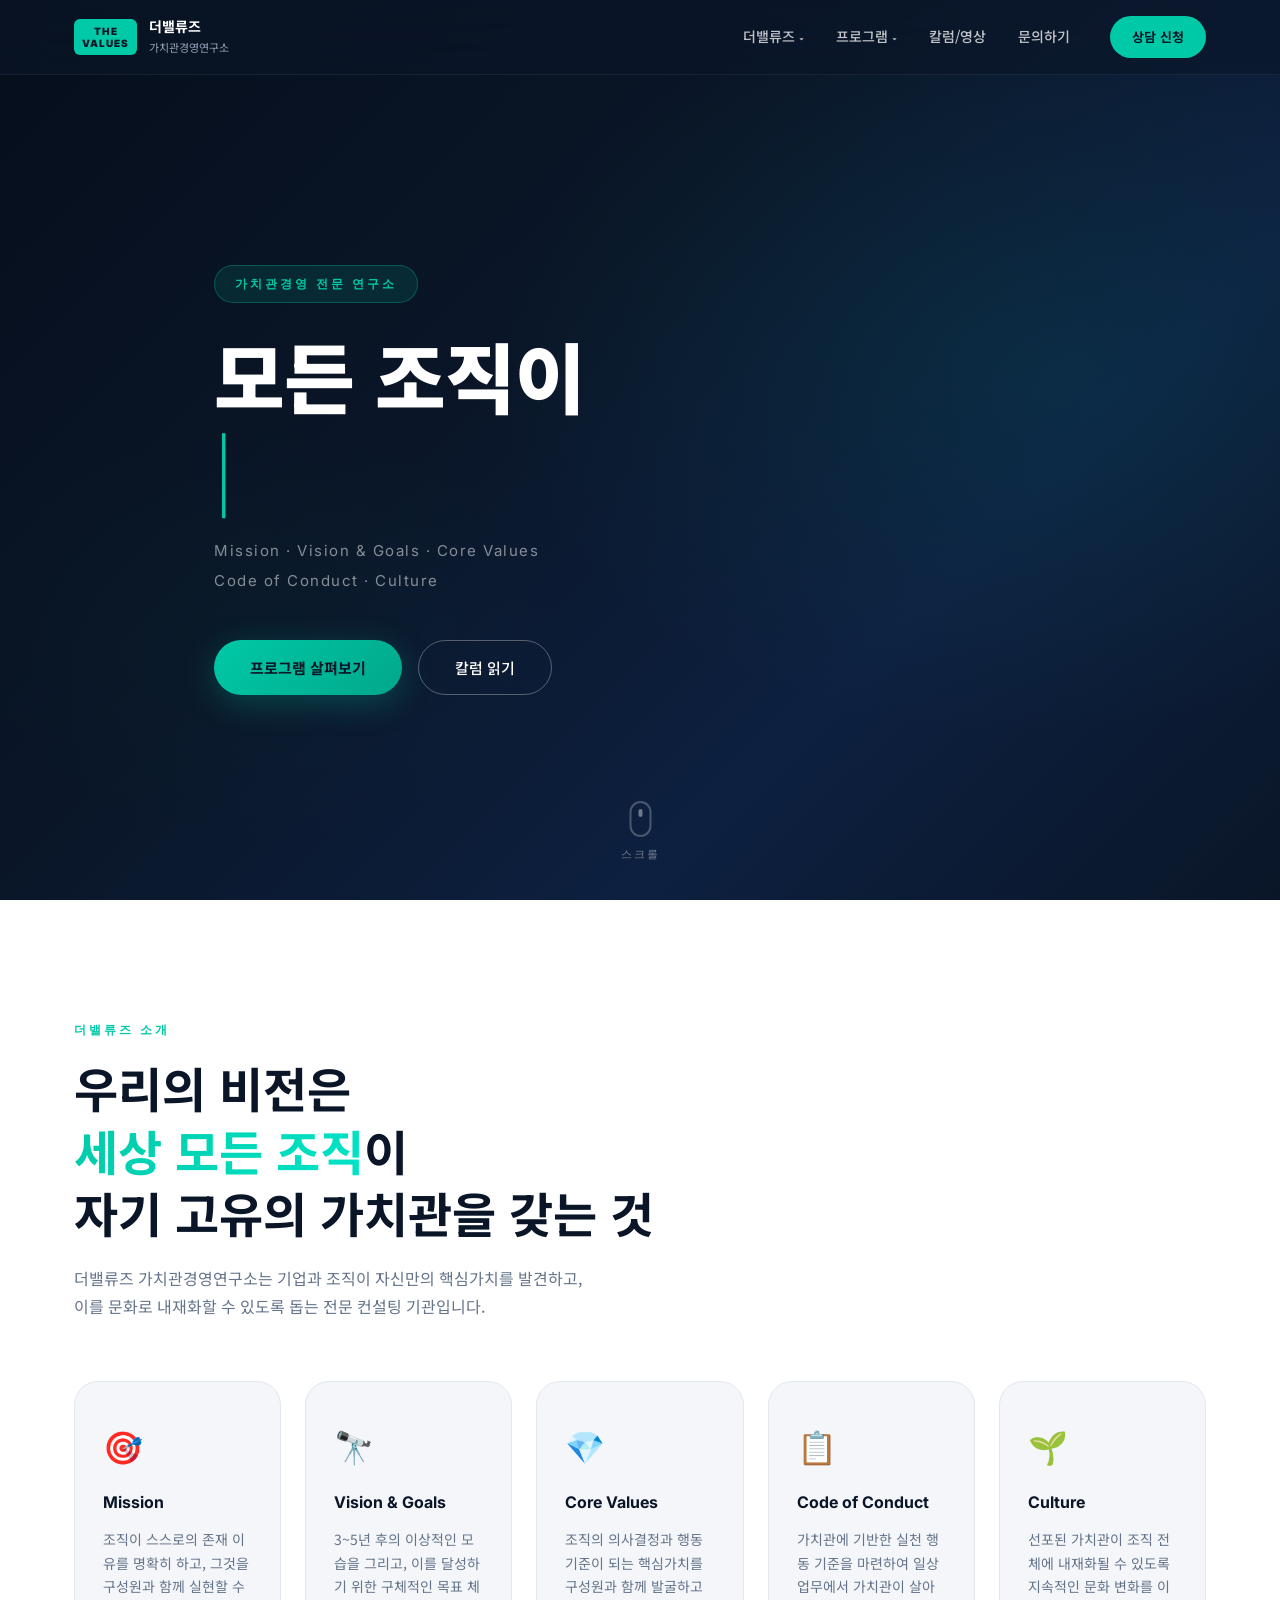
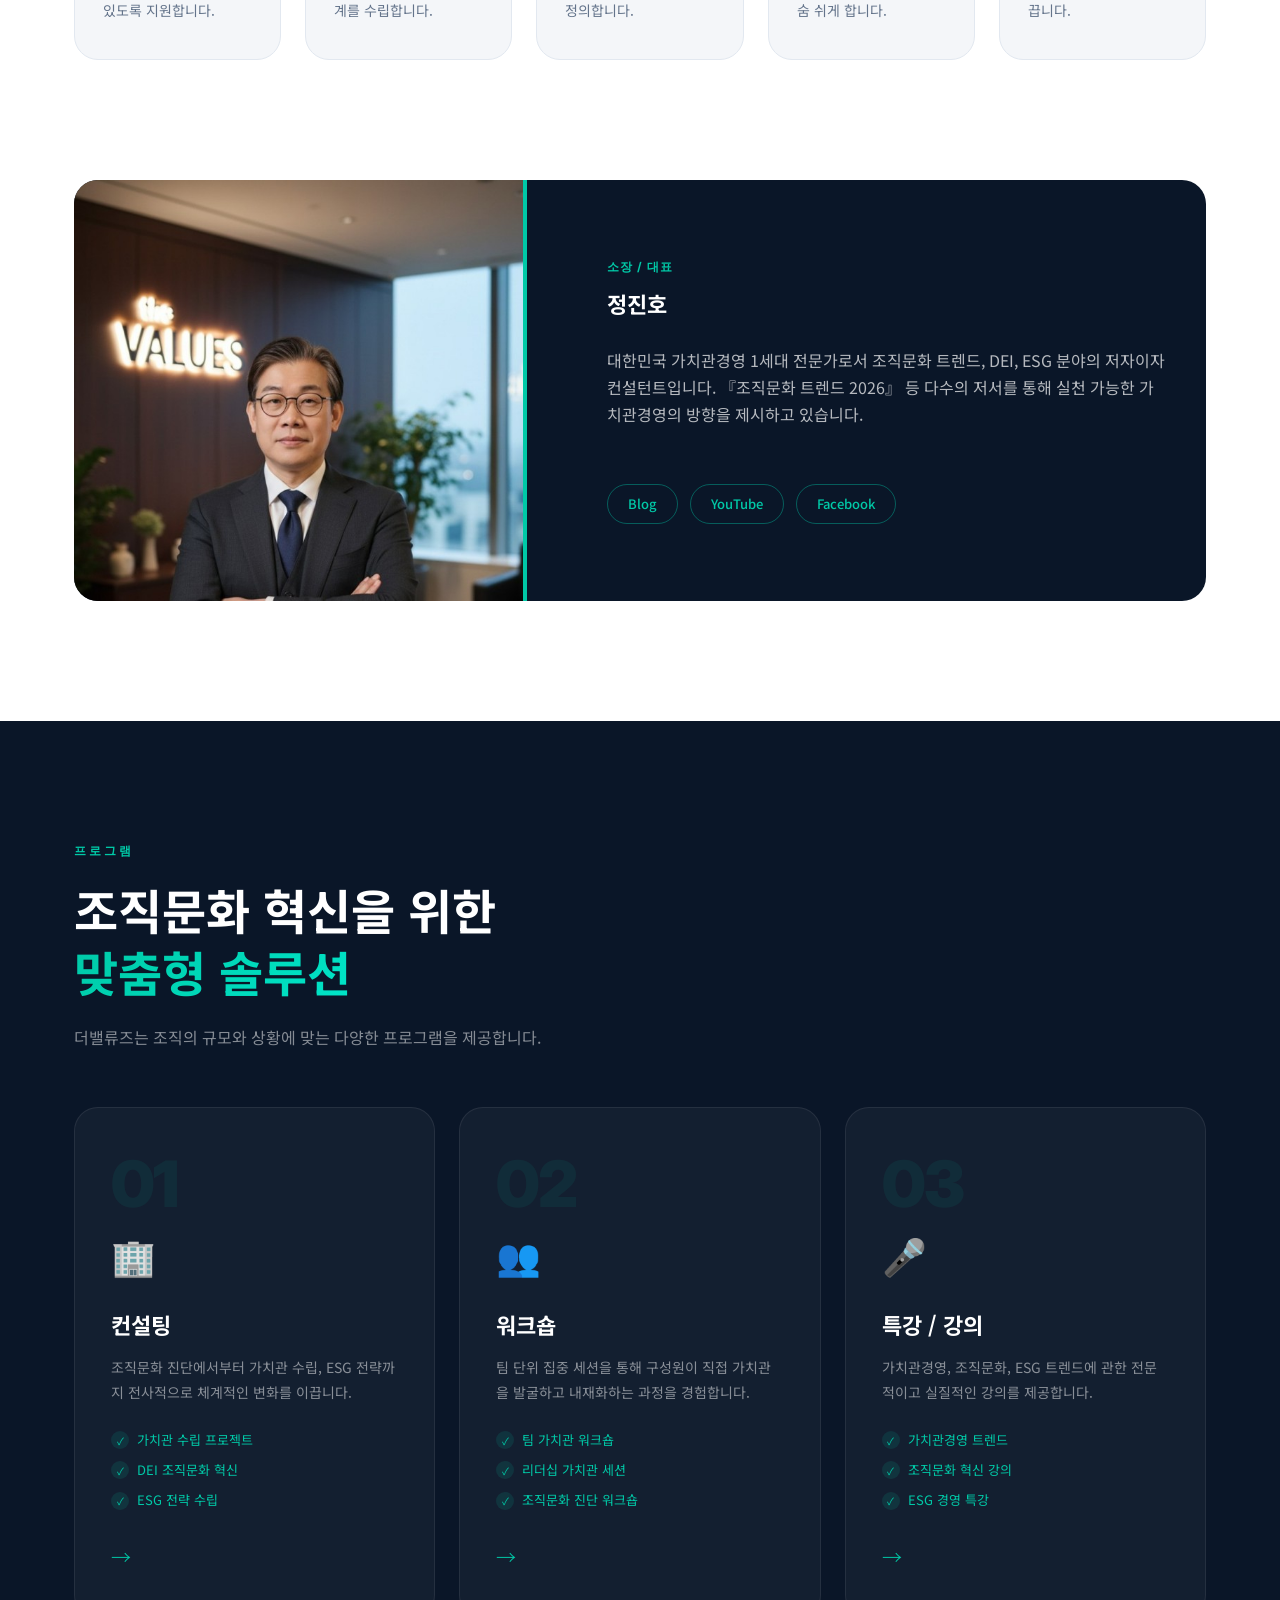
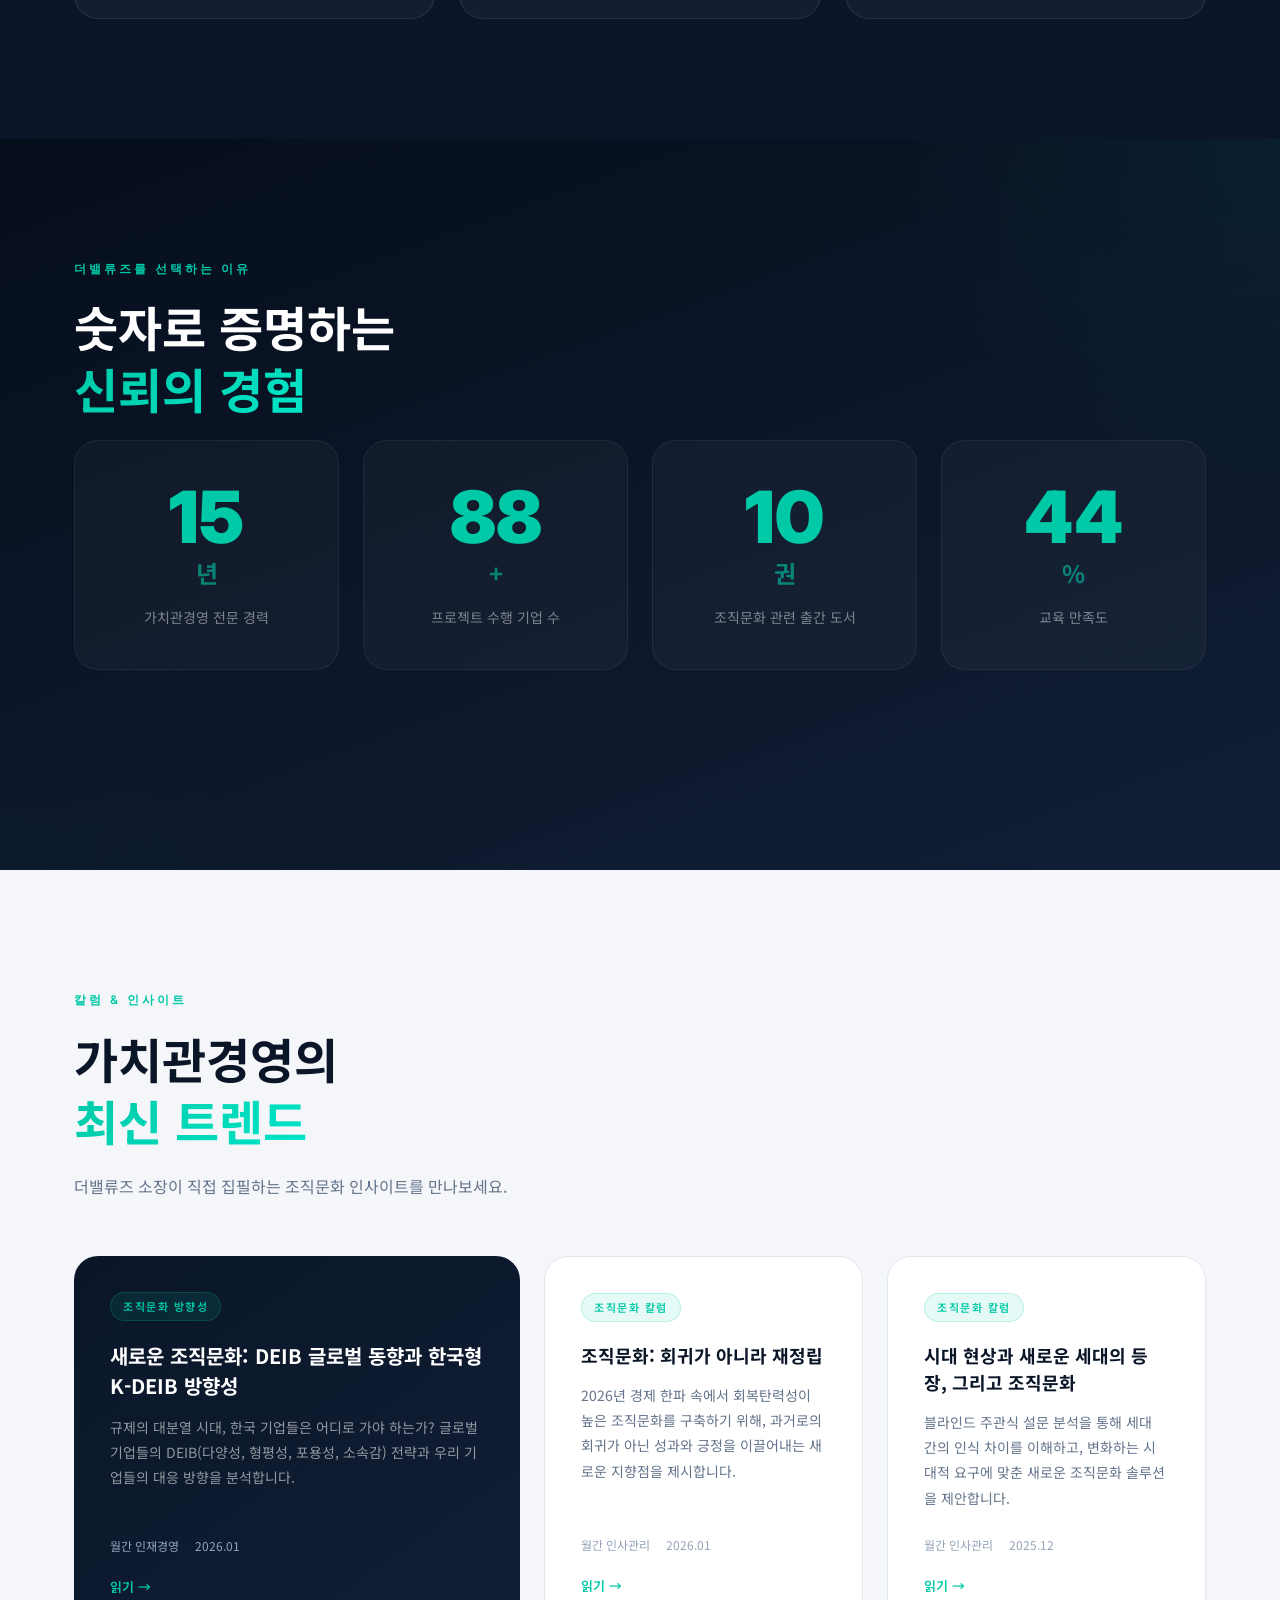
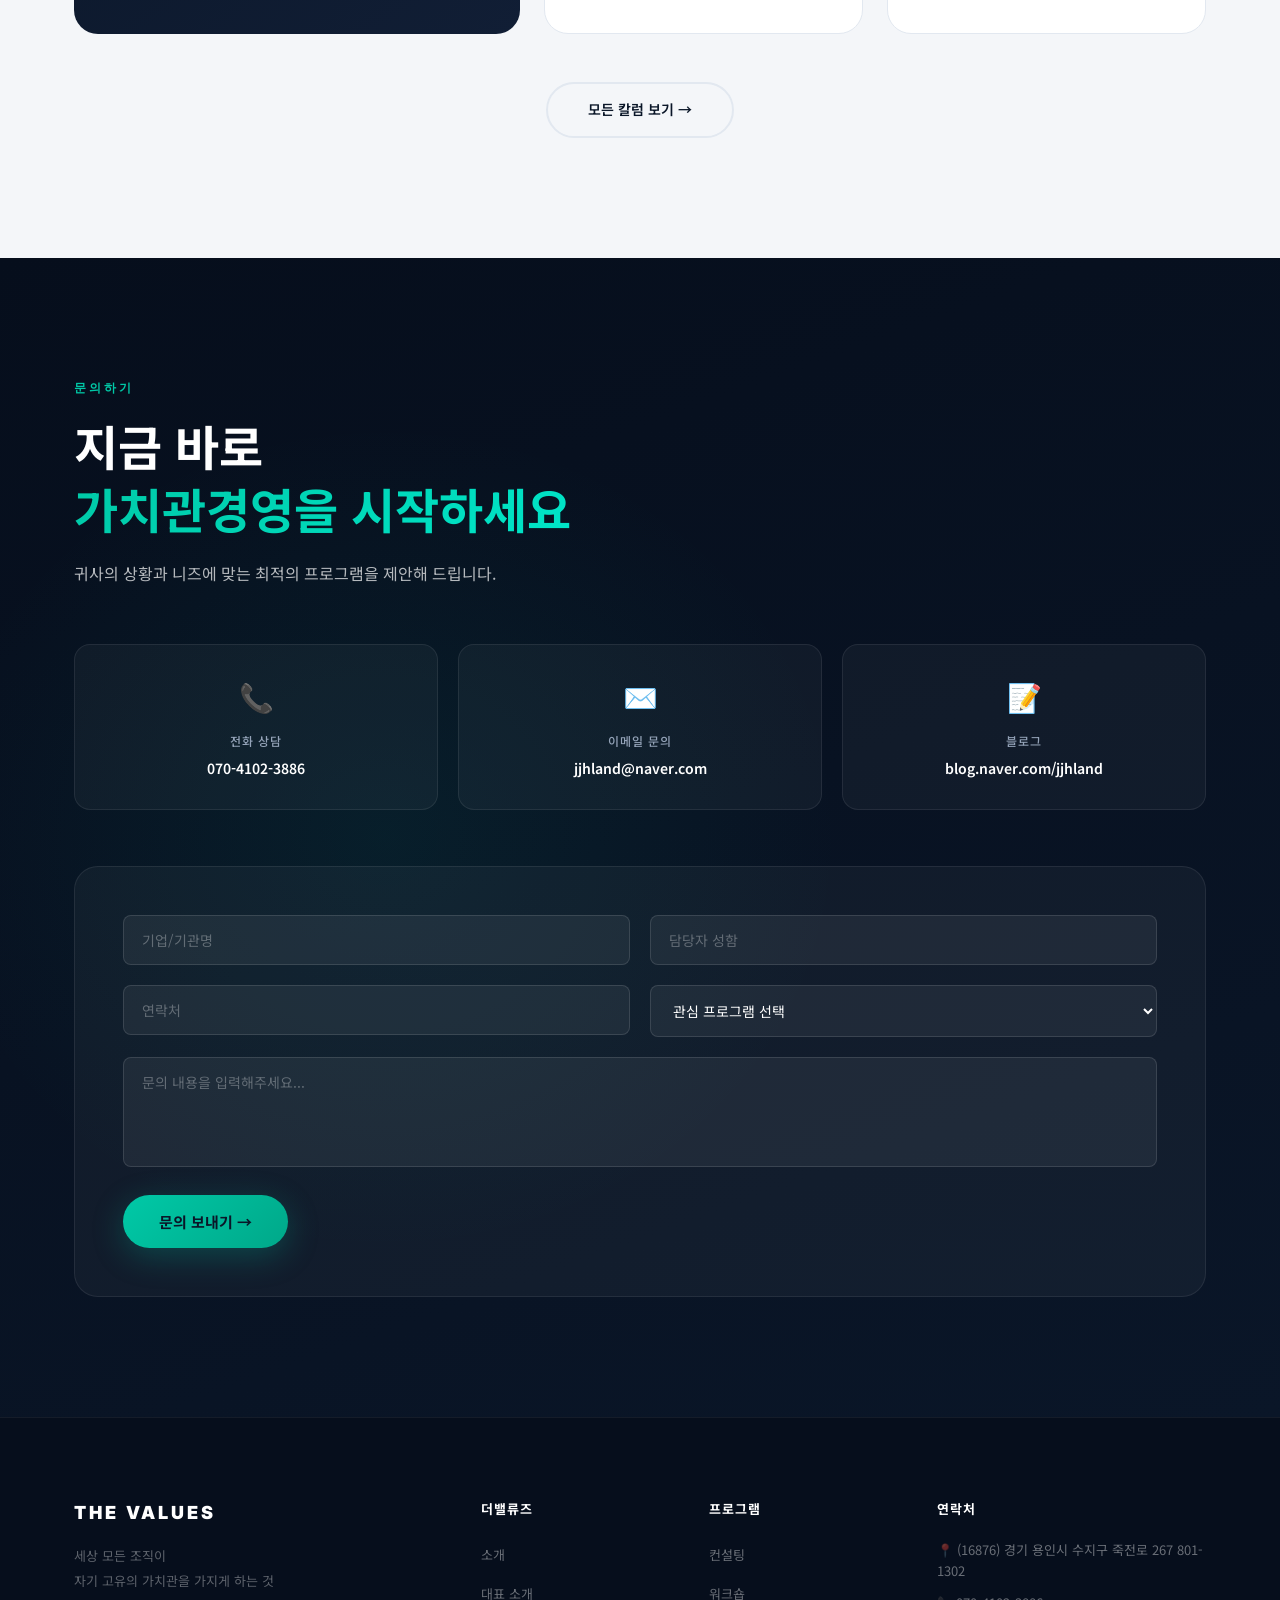
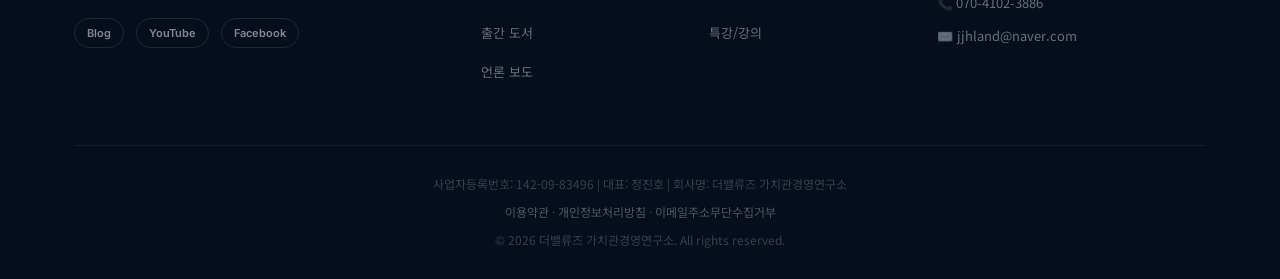
<file: index.html>
<!DOCTYPE html>
<html lang="ko">

<head>
  <meta charset="UTF-8" />
  <meta name="viewport" content="width=device-width, initial-scale=1.0" />
  <meta name="description" content="더밸류즈 가치관경영연구소 - 조직의 가치관을 설계하고 내재화합니다. 컨설팅, 워크숍, 강의를 통해 지속가능한 조직문화를 만들어 드립니다." />
  <meta name="keywords" content="가치관경영, 조직문화, ESG전략, DEI, 컨설팅, 워크숍, 더밸류즈" />
  <meta property="og:title" content="더밸류즈 가치관경영연구소" />
  <meta property="og:description" content="세상 모든 조직이 자기 고유의 가치관을 가지게 하는 것, 더밸류즈의 비전입니다." />
  <meta property="og:type" content="website" />
  <title>더밸류즈 가치관경영연구소 | The Values</title>
  <link rel="preconnect" href="https://fonts.googleapis.com" />
  <link rel="preconnect" href="https://fonts.gstatic.com" crossorigin />
  <link
    href="https://fonts.googleapis.com/css2?family=Noto+Sans+KR:wght@300;400;500;700;900&family=Inter:wght@300;400;500;600;700&display=swap"
    rel="stylesheet" />
  <link rel="stylesheet" href="css/style.css" />
  <link rel="stylesheet" href="css/pages.css" />
</head>

<body>

  <!-- ===== NAVBAR ===== -->
  <header class="navbar" id="navbar">
    <div class="nav-container">
      <a href="index.html" class="nav-logo">
        <span class="logo-icon">THE<br />VALUES</span>
        <span class="logo-text">더밸류즈<br /><small>가치관경영연구소</small></span>
      </a>
      <nav class="nav-links" id="navLinks">
        <div class="nav-item has-dropdown">
          <a href="about.html" class="nav-parent">더밸류즈 <span class="nav-arrow">▾</span></a>
          <div class="nav-dropdown">
            <a href="about.html">더밸류즈 가치관</a>
            <a href="team.html">소장 &amp; 파트너</a>
            <a href="books.html">출간도서</a>
            <a href="reference.html">레퍼런스</a>
          </div>
        </div>
        <div class="nav-item has-dropdown">
          <a href="#services" class="nav-parent">프로그램 <span class="nav-arrow">▾</span></a>
          <div class="nav-dropdown">
            <a href="#services">컨설팅</a>
            <a href="#services">워크숍</a>
            <a href="#services">특강 / 강의</a>
          </div>
        </div>
        <a href="#insights" class="nav-item">칼럼/영상</a>
        <a href="contact.html" class="nav-item">문의하기</a>
      </nav>
      <a href="contact.html" class="nav-cta">상담 신청</a>
      <button class="hamburger" id="hamburger" aria-label="메뉴">
        <span></span><span></span><span></span>
      </button>
    </div>
  </header>

  <!-- ===== HERO ===== -->
  <section class="hero" id="hero">
    <div class="hero-particles" id="particles"></div>
    <div class="hero-overlay"></div>
    <div class="hero-content">
      <div class="hero-badge reveal-up">가치관경영 전문 연구소</div>
      <h1 class="hero-title reveal-up">
        모든 조직이<br />
        <span class="typed-text" id="typedText"></span>
        <span class="cursor">|</span>
      </h1>
      <p class="hero-sub reveal-up">
        Mission · Vision &amp; Goals · Core Values<br />
        Code of Conduct · Culture
      </p>
      <div class="hero-ctas reveal-up">
        <button class="btn-primary"
          onclick="document.getElementById('services').scrollIntoView({behavior:'smooth'})">프로그램 살펴보기</button>
        <button class="btn-ghost" onclick="document.getElementById('insights').scrollIntoView({behavior:'smooth'})">칼럼
          읽기</button>
      </div>
    </div>
    <a href="#about" class="hero-scroll-indicator" aria-label="아래로 스크롤">
      <div class="scroll-mouse">
        <div class="scroll-wheel"></div>
      </div>
      <span>스크롤</span>
    </a>
  </section>

  <!-- ===== ABOUT / VISION ===== -->
  <section class="about" id="about">
    <div class="container">
      <div class="section-label reveal-up">더밸류즈 소개</div>
      <h2 class="section-title reveal-up">
        우리의 비전은<br />
        <em>세상 모든 조직</em>이<br />
        자기 고유의 가치관을 갖는 것
      </h2>
      <p class="section-desc reveal-up">
        더밸류즈 가치관경영연구소는 기업과 조직이 자신만의 핵심가치를 발견하고,<br />
        이를 문화로 내재화할 수 있도록 돕는 전문 컨설팅 기관입니다.
      </p>

      <div class="values-grid">
        <div class="value-card reveal-up" data-delay="0">
          <div class="value-icon">🎯</div>
          <h3>Mission</h3>
          <p>조직이 스스로의 존재 이유를 명확히 하고, 그것을 구성원과 함께 실현할 수 있도록 지원합니다.</p>
        </div>
        <div class="value-card reveal-up" data-delay="100">
          <div class="value-icon">🔭</div>
          <h3>Vision &amp; Goals</h3>
          <p>3~5년 후의 이상적인 모습을 그리고, 이를 달성하기 위한 구체적인 목표 체계를 수립합니다.</p>
        </div>
        <div class="value-card reveal-up" data-delay="200">
          <div class="value-icon">💎</div>
          <h3>Core Values</h3>
          <p>조직의 의사결정과 행동 기준이 되는 핵심가치를 구성원과 함께 발굴하고 정의합니다.</p>
        </div>
        <div class="value-card reveal-up" data-delay="300">
          <div class="value-icon">📋</div>
          <h3>Code of Conduct</h3>
          <p>가치관에 기반한 실천 행동 기준을 마련하여 일상 업무에서 가치관이 살아 숨 쉬게 합니다.</p>
        </div>
        <div class="value-card reveal-up" data-delay="400">
          <div class="value-icon">🌱</div>
          <h3>Culture</h3>
          <p>선포된 가치관이 조직 전체에 내재화될 수 있도록 지속적인 문화 변화를 이끕니다.</p>
        </div>
      </div>
    </div>
  </section>

  <!-- ===== DIRECTOR HIGHLIGHT ===== -->
  <section class="director-section" style="padding: 0 0 120px; background: var(--white);">
    <div class="container">
      <div class="team-card director-highlight reveal-up">
        <img src="images/team_08.jpg" alt="정진호 소장" class="team-photo" />
        <div class="team-info">
          <div class="team-role">소장 / 대표</div>
          <h2 class="team-name" style="color: var(--white); margin-bottom: 24px;">정진호</h2>
          <p class="team-bio">
            대한민국 가치관경영 1세대 전문가로서 조직문화 트렌드, DEI, ESG 분야의 저자이자 컨설턴트입니다. 『조직문화 트렌드 2026』 등 다수의 저서를 통해 실천 가능한 가치관경영의 방향을
            제시하고 있습니다.
          </p>
          <div style="margin-top: 32px; display: flex; gap: 12px; flex-wrap: wrap;">
            <a href="https://blog.naver.com/jjhland" target="_blank" class="btn-ghost"
              style="padding: 8px 20px; font-size: 13px; border-color: rgba(0, 201, 167, 0.4); color: var(--teal);">Blog</a>
            <a href="https://www.youtube.com/@JungJinHo_TheValues" target="_blank" class="btn-ghost"
              style="padding: 8px 20px; font-size: 13px; border-color: rgba(0, 201, 167, 0.4); color: var(--teal);">YouTube</a>
            <a href="#" target="_blank" class="btn-ghost"
              style="padding: 8px 20px; font-size: 13px; border-color: rgba(0, 201, 167, 0.4); color: var(--teal);">Facebook</a>
          </div>
        </div>
      </div>
    </div>
  </section>

  <!-- ===== SERVICES ===== -->
  <section class="services" id="services">
    <div class="container">
      <div class="section-label reveal-up">프로그램</div>
      <h2 class="section-title reveal-up">조직문화 혁신을 위한<br /><em>맞춤형 솔루션</em></h2>
      <p class="section-desc reveal-up">더밸류즈는 조직의 규모와 상황에 맞는 다양한 프로그램을 제공합니다.</p>

      <div class="services-grid">
        <div class="service-card reveal-up" data-delay="0">
          <div class="service-num">01</div>
          <div class="service-icon">🏢</div>
          <h3>컨설팅</h3>
          <p>조직문화 진단에서부터 가치관 수립, ESG 전략까지 전사적으로 체계적인 변화를 이끕니다.</p>
          <ul class="service-tags">
            <li>가치관 수립 프로젝트</li>
            <li>DEI 조직문화 혁신</li>
            <li>ESG 전략 수립</li>
          </ul>
          <div class="service-arrow">→</div>
        </div>
        <div class="service-card reveal-up" data-delay="150">
          <div class="service-num">02</div>
          <div class="service-icon">👥</div>
          <h3>워크숍</h3>
          <p>팀 단위 집중 세션을 통해 구성원이 직접 가치관을 발굴하고 내재화하는 과정을 경험합니다.</p>
          <ul class="service-tags">
            <li>팀 가치관 워크숍</li>
            <li>리더십 가치관 세션</li>
            <li>조직문화 진단 워크숍</li>
          </ul>
          <div class="service-arrow">→</div>
        </div>
        <div class="service-card reveal-up" data-delay="300">
          <div class="service-num">03</div>
          <div class="service-icon">🎤</div>
          <h3>특강 / 강의</h3>
          <p>가치관경영, 조직문화, ESG 트렌드에 관한 전문적이고 실질적인 강의를 제공합니다.</p>
          <ul class="service-tags">
            <li>가치관경영 트렌드</li>
            <li>조직문화 혁신 강의</li>
            <li>ESG 경영 특강</li>
          </ul>
          <div class="service-arrow">→</div>
        </div>
      </div>
    </div>
  </section>

  <!-- ===== WHY US (STATS) ===== -->
  <section class="stats" id="stats">
    <div class="stats-bg"></div>
    <div class="container">
      <div class="section-label reveal-up" style="color:#00C9A7">더밸류즈를 선택하는 이유</div>
      <h2 class="section-title reveal-up" style="color:#fff">
        숫자로 증명하는<br /><em>신뢰의 경험</em>
      </h2>

      <div class="stats-grid">
        <div class="stat-item reveal-up" data-delay="0">
          <div class="stat-num" data-target="15">0</div>
          <div class="stat-unit">년</div>
          <div class="stat-label">가치관경영 전문 경력</div>
        </div>
        <div class="stat-item reveal-up" data-delay="100">
          <div class="stat-num" data-target="200">0</div>
          <div class="stat-unit">+</div>
          <div class="stat-label">프로젝트 수행 기업 수</div>
        </div>
        <div class="stat-item reveal-up" data-delay="200">
          <div class="stat-num" data-target="10">0</div>
          <div class="stat-unit">권</div>
          <div class="stat-label">조직문화 관련 출간 도서</div>
        </div>
        <div class="stat-item reveal-up" data-delay="300">
          <div class="stat-num" data-target="98">0</div>
          <div class="stat-unit">%</div>
          <div class="stat-label">교육 만족도</div>
        </div>
      </div>
    </div>
  </section>

  <!-- ===== INSIGHTS ===== -->
  <section class="insights" id="insights">
    <div class="container">
      <div class="section-label reveal-up">칼럼 &amp; 인사이트</div>
      <h2 class="section-title reveal-up">가치관경영의<br /><em>최신 트렌드</em></h2>
      <p class="section-desc reveal-up">더밸류즈 소장이 직접 집필하는 조직문화 인사이트를 만나보세요.</p>

      <div class="insights-grid">
        <article class="insight-card featured reveal-up" data-delay="0">
          <div class="insight-tag">조직문화 방향성</div>
          <h3>새로운 조직문화: DEIB 글로벌 동향과 한국형 K-DEIB 방향성</h3>
          <p>규제의 대분열 시대, 한국 기업들은 어디로 가야 하는가? 글로벌 기업들의 DEIB(다양성, 형평성, 포용성, 소속감) 전략과 우리 기업들의 대응 방향을 분석합니다.</p>
          <div class="insight-meta">
            <span>월간 인재경영</span>
            <span>2026.01</span>
          </div>
          <a href="http://thevalues.kr/bbs/board.php?bo_table=sub3_1" target="_blank" class="insight-read">읽기 →</a>
        </article>

        <article class="insight-card reveal-up" data-delay="100">
          <div class="insight-tag">조직문화 칼럼</div>
          <h3>조직문화: 회귀가 아니라 재정립</h3>
          <p>2026년 경제 한파 속에서 회복탄력성이 높은 조직문화를 구축하기 위해, 과거로의 회귀가 아닌 성과와 긍정을 이끌어내는 새로운 지향점을 제시합니다.</p>
          <div class="insight-meta">
            <span>월간 인사관리</span>
            <span>2026.01</span>
          </div>
          <a href="http://thevalues.kr/bbs/board.php?bo_table=sub3_1" target="_blank" class="insight-read">읽기 →</a>
        </article>

        <article class="insight-card reveal-up" data-delay="200">
          <div class="insight-tag">조직문화 칼럼</div>
          <h3>시대 현상과 새로운 세대의 등장, 그리고 조직문화</h3>
          <p>블라인드 주관식 설문 분석을 통해 세대 간의 인식 차이를 이해하고, 변화하는 시대적 요구에 맞춘 새로운 조직문화 솔루션을 제안합니다.</p>
          <div class="insight-meta">
            <span>월간 인사관리</span>
            <span>2025.12</span>
          </div>
          <a href="http://thevalues.kr/bbs/board.php?bo_table=sub3_1" target="_blank" class="insight-read">읽기 →</a>
        </article>
      </div>

      <div class="insights-more reveal-up">
        <a href="https://thevalues.kr" target="_blank" class="btn-outline">모든 칼럼 보기 →</a>
      </div>
    </div>
  </section>

  <!-- ===== CONTACT CTA ===== -->
  <section class="contact" id="contact">
    <div class="contact-bg"></div>
    <div class="container">
      <div class="contact-inner reveal-up">
        <div class="section-label">문의하기</div>
        <h2 class="section-title" style="color:#fff">
          지금 바로<br /><em>가치관경영을 시작하세요</em>
        </h2>
        <p class="section-desc" style="color:rgba(255,255,255,0.7)">
          귀사의 상황과 니즈에 맞는 최적의 프로그램을 제안해 드립니다.
        </p>

        <div class="contact-options">
          <a href="tel:070-4102-3886" class="contact-option">
            <div class="co-icon">📞</div>
            <div class="co-label">전화 상담</div>
            <div class="co-value">070-4102-3886</div>
          </a>
          <a href="mailto:jjhland@naver.com" class="contact-option">
            <div class="co-icon">✉️</div>
            <div class="co-label">이메일 문의</div>
            <div class="co-value">jjhland@naver.com</div>
          </a>
          <a href="https://blog.naver.com/jjhland" target="_blank" class="contact-option">
            <div class="co-icon">📝</div>
            <div class="co-label">블로그</div>
            <div class="co-value">blog.naver.com/jjhland</div>
          </a>
        </div>

        <form class="contact-form" id="contactForm" onsubmit="handleSubmit(event)">
          <div class="form-row">
            <div class="form-group">
              <input type="text" id="orgName" placeholder="기업/기관명" required />
            </div>
            <div class="form-group">
              <input type="text" id="name" placeholder="담당자 성함" required />
            </div>
          </div>
          <div class="form-row">
            <div class="form-group">
              <input type="tel" id="phone" placeholder="연락처" required />
            </div>
            <div class="form-group">
              <select id="program">
                <option value="">관심 프로그램 선택</option>
                <option value="consulting">컨설팅</option>
                <option value="workshop">워크숍</option>
                <option value="lecture">특강/강의</option>
                <option value="other">기타</option>
              </select>
            </div>
          </div>
          <div class="form-group full">
            <textarea id="message" placeholder="문의 내용을 입력해주세요..." rows="4"></textarea>
          </div>
          <button type="submit" class="btn-primary form-submit">문의 보내기 →</button>
        </form>
      </div>
    </div>
  </section>

  <!-- ===== FOOTER ===== -->
  <footer class="footer">
    <div class="container">
      <div class="footer-grid">
        <div class="footer-brand">
          <div class="footer-logo">THE VALUES</div>
          <p class="footer-tagline">세상 모든 조직이<br />자기 고유의 가치관을 가지게 하는 것</p>
          <div class="footer-social">
            <a href="https://blog.naver.com/jjhland" target="_blank" aria-label="블로그">Blog</a>
            <a href="https://youtube.com" target="_blank" aria-label="유튜브">YouTube</a>
            <a href="https://facebook.com/jjhland" target="_blank" aria-label="페이스북">Facebook</a>
          </div>
        </div>

        <div class="footer-col">
          <h4>더밸류즈</h4>
          <ul>
            <li><a href="#">소개</a></li>
            <li><a href="#">대표 소개</a></li>
            <li><a href="#">출간 도서</a></li>
            <li><a href="#">언론 보도</a></li>
          </ul>
        </div>

        <div class="footer-col">
          <h4>프로그램</h4>
          <ul>
            <li><a href="#">컨설팅</a></li>
            <li><a href="#">워크숍</a></li>
            <li><a href="#">특강/강의</a></li>
          </ul>
        </div>

        <div class="footer-col">
          <h4>연락처</h4>
          <ul class="footer-contact-list">
            <li>📍 (16876) 경기 용인시 수지구 죽전로 267 801-1302</li>
            <li>📞 <a href="tel:070-4102-3886">070-4102-3886</a></li>
            <li>✉️ <a href="mailto:jjhland@naver.com">jjhland@naver.com</a></li>
          </ul>
        </div>
      </div>

      <div class="footer-bottom">
        <p>사업자등록번호: 142-09-83496 | 대표: 정진호 | 회사명: 더밸류즈 가치관경영연구소</p>
        <p class="footer-links">
          <a href="#">이용약관</a> · <a href="#">개인정보처리방침</a> · <a href="#">이메일주소무단수집거부</a>
        </p>
        <p class="footer-copy">© 2026 더밸류즈 가치관경영연구소. All rights reserved.</p>
      </div>
    </div>
  </footer>

  <script src="js/main.js?v=2"></script>
</body>

</html>
</file>
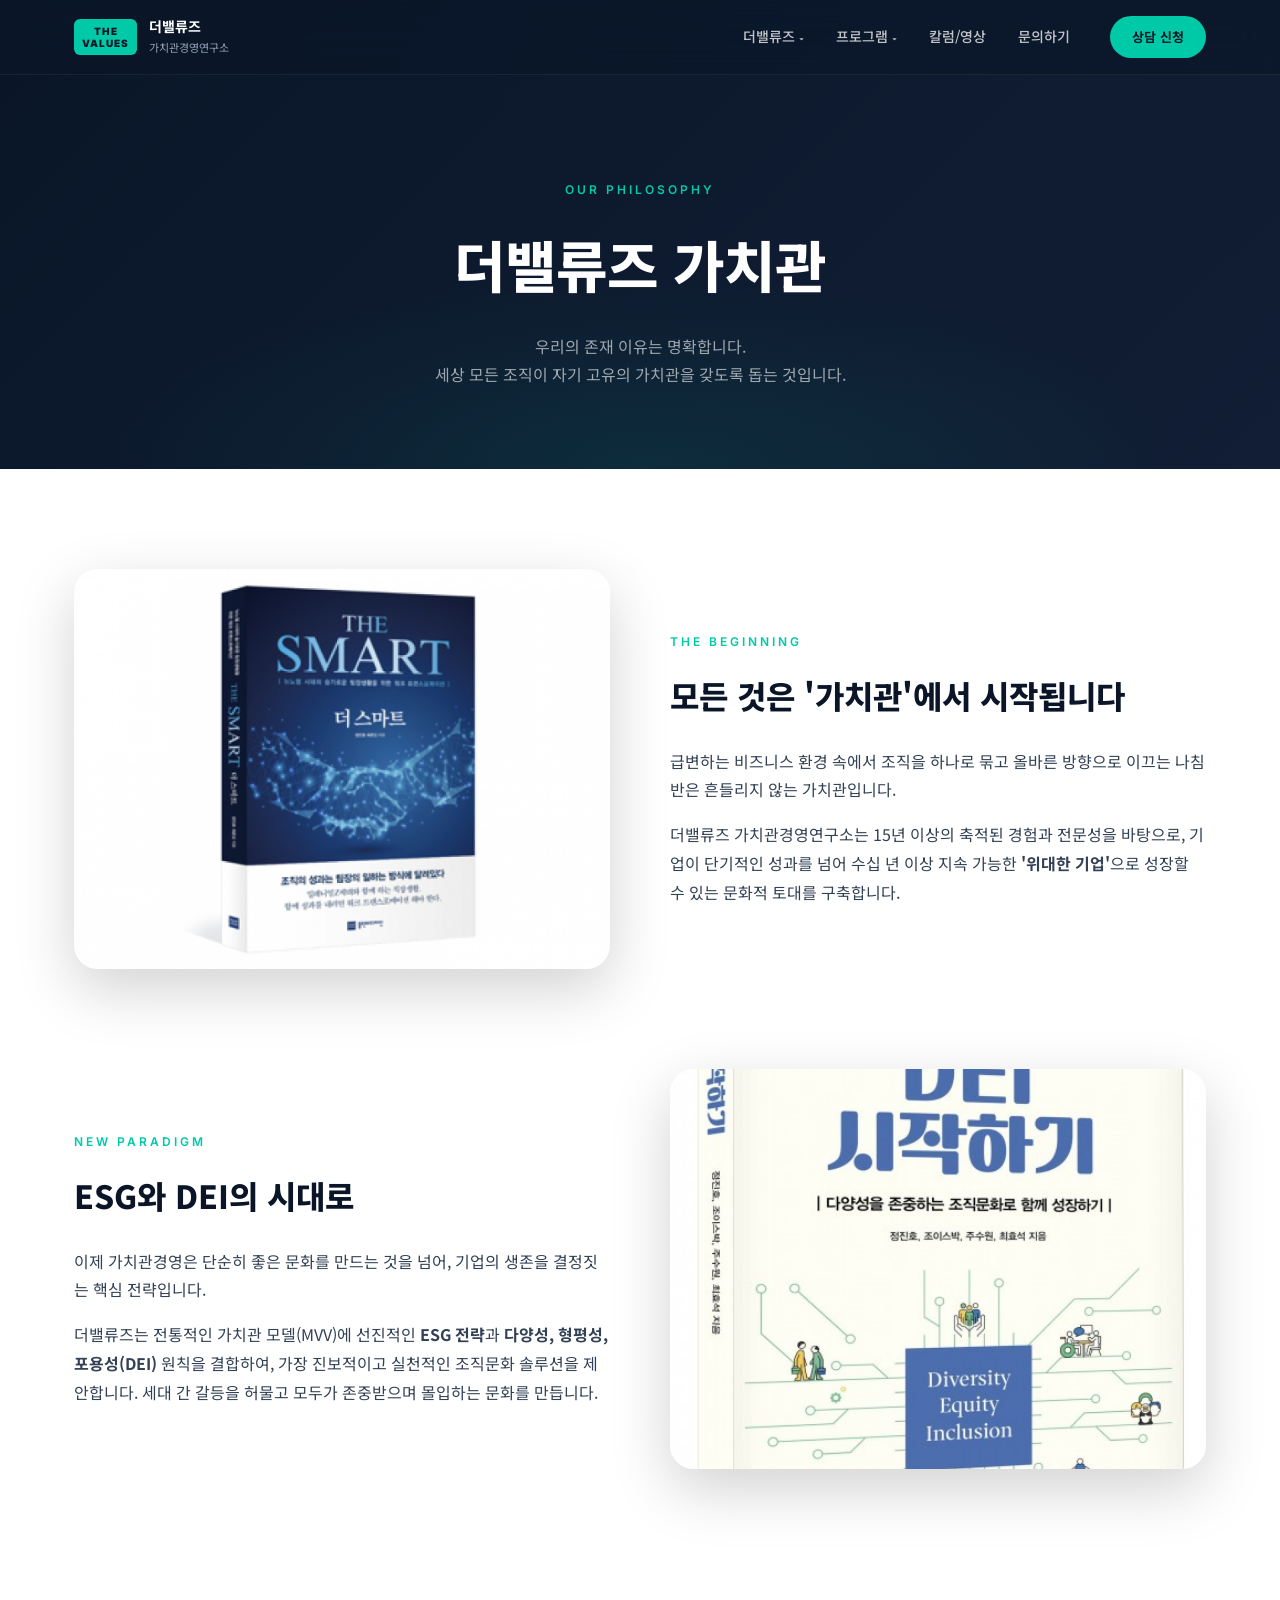
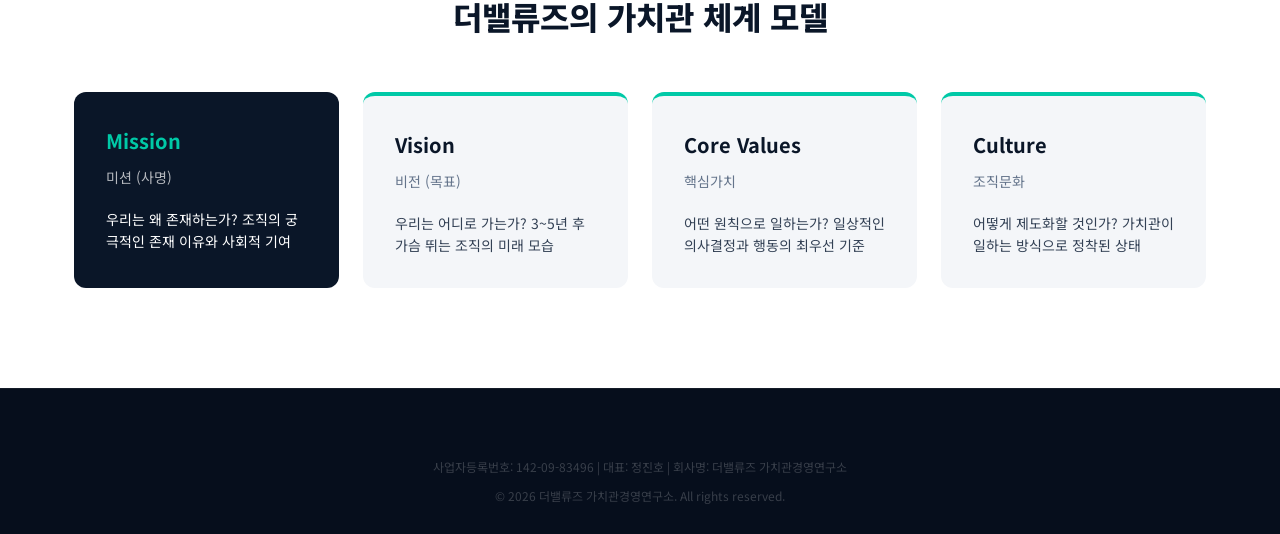
<file: about.html>
<!DOCTYPE html>
<html lang="ko">

<head>
    <meta charset="UTF-8" />
    <meta name="viewport" content="width=device-width, initial-scale=1.0" />
    <title>더밸류즈 가치관 | 더밸류즈 가치관경영연구소</title>
    <link rel="preconnect" href="https://fonts.googleapis.com" />
    <link rel="preconnect" href="https://fonts.gstatic.com" crossorigin />
    <link
        href="https://fonts.googleapis.com/css2?family=Noto+Sans+KR:wght@300;400;500;700;900&family=Inter:wght@300;400;500;600;700&display=swap"
        rel="stylesheet" />
    <link rel="stylesheet" href="css/style.css" />
    <link rel="stylesheet" href="css/pages.css" />
</head>

<body>

    <!-- ===== NAVBAR ===== -->
    <header class="navbar scrolled" id="navbar">
        <div class="nav-container">
            <a href="index.html" class="nav-logo">
                <span class="logo-icon">THE<br />VALUES</span>
                <span class="logo-text">더밸류즈<br /><small>가치관경영연구소</small></span>
            </a>
            <nav class="nav-links" id="navLinks">
                <div class="nav-item has-dropdown">
                    <a href="about.html" class="nav-parent">더밸류즈 <span class="nav-arrow">▾</span></a>
                    <div class="nav-dropdown">
                        <a href="about.html">더밸류즈 가치관</a>
                        <a href="team.html">소장 &amp; 파트너</a>
                        <a href="books.html">출간도서</a>
                        <a href="reference.html">레퍼런스</a>
                    </div>
                </div>
                <div class="nav-item has-dropdown">
                    <a href="index.html#services" class="nav-parent">프로그램 <span class="nav-arrow">▾</span></a>
                    <div class="nav-dropdown">
                        <a href="index.html#services">컨설팅</a>
                        <a href="index.html#services">워크숍</a>
                        <a href="index.html#services">특강 / 강의</a>
                    </div>
                </div>
                <a href="index.html#insights" class="nav-item">칼럼/영상</a>
                <a href="contact.html" class="nav-item">문의하기</a>
            </nav>
            <a href="contact.html" class="nav-cta">상담 신청</a>
        </div>
    </header>

    <!-- ===== PAGE HEADER ===== -->
    <div class="page-header">
        <div class="container">
            <div class="section-label reveal-up">OUR PHILOSOPHY</div>
            <h1 class="page-title reveal-up">더밸류즈 가치관</h1>
            <p class="page-desc reveal-up">
                우리의 존재 이유는 명확합니다.<br />
                세상 모든 조직이 자기 고유의 가치관을 갖도록 돕는 것입니다.
            </p>
        </div>
    </div>

    <!-- ===== CONTENT ===== -->
    <main class="page-content">
        <div class="container">

            <!-- Story Block 1 -->
            <div class="story-block reveal-up">
                <div class="story-img">
                    <img src="images/book_00.png"
                        alt="가치관경영" style="width:100%; height:400px; object-fit:cover; background:#f8f9fa;" />
                </div>
                <div class="story-text">
                    <div class="section-label" style="margin-bottom:16px;">THE BEGINNING</div>
                    <h2 style="font-size:32px; font-weight:800; color:var(--navy); margin-bottom:24px;">모든 것은 '가치관'에서
                        시작됩니다</h2>
                    <p style="font-size:16px; color:var(--text-body); line-height:1.8; margin-bottom:16px;">
                        급변하는 비즈니스 환경 속에서 조직을 하나로 묶고 올바른 방향으로 이끄는 나침반은 흔들리지 않는 가치관입니다.
                    </p>
                    <p style="font-size:16px; color:var(--text-body); line-height:1.8;">
                        더밸류즈 가치관경영연구소는 15년 이상의 축적된 경험과 전문성을 바탕으로, 기업이 단기적인 성과를 넘어 수십 년 이상 지속 가능한 <strong>'위대한
                            기업'</strong>으로 성장할 수 있는 문화적 토대를 구축합니다.
                    </p>
                </div>
            </div>

            <!-- Story Block 2 -->
            <div class="story-block reveal-up">
                <div class="story-img">
                    <img src="images/book_01.jpg"
                        alt="DEI" style="width:100%; height:400px; object-fit:cover; background:#f8f9fa;" />
                </div>
                <div class="story-text">
                    <div class="section-label" style="margin-bottom:16px;">NEW PARADIGM</div>
                    <h2 style="font-size:32px; font-weight:800; color:var(--navy); margin-bottom:24px;">ESG와 DEI의 시대로
                    </h2>
                    <p style="font-size:16px; color:var(--text-body); line-height:1.8; margin-bottom:16px;">
                        이제 가치관경영은 단순히 좋은 문화를 만드는 것을 넘어, 기업의 생존을 결정짓는 핵심 전략입니다.
                    </p>
                    <p style="font-size:16px; color:var(--text-body); line-height:1.8;">
                        더밸류즈는 전통적인 가치관 모델(MVV)에 선진적인 <strong>ESG 전략</strong>과 <strong>다양성, 형평성, 포용성(DEI)</strong> 원칙을
                        결합하여, 가장 진보적이고 실천적인 조직문화 솔루션을 제안합니다. 세대 간 갈등을 허물고 모두가 존중받으며 몰입하는 문화를 만듭니다.
                    </p>
                </div>
            </div>

            <!-- Framework Section -->
            <div style="margin-top:120px; text-align:center;">
                <h2 style="font-size:32px; font-weight:800; color:var(--navy); margin-bottom:48px;">더밸류즈의 가치관 체계 모델</h2>

                <div
                    style="display:grid; grid-template-columns:repeat(auto-fit, minmax(200px, 1fr)); gap:24px; text-align:left;">
                    <div style="padding:32px; background:var(--navy); color:var(--white); border-radius:12px;">
                        <h3 style="color:var(--teal); font-size:20px; margin-bottom:16px;">Mission<br /><span
                                style="font-size:14px; color:#fff; font-weight:400; opacity:0.7">미션 (사명)</span></h3>
                        <p style="font-size:14px; line-height:1.6;">우리는 왜 존재하는가? 조직의 궁극적인 존재 이유와 사회적 기여</p>
                    </div>

                    <div
                        style="padding:32px; background:var(--gray-100); border-radius:12px; border-top:4px solid var(--teal);">
                        <h3 style="color:var(--navy); font-size:20px; margin-bottom:16px;">Vision<br /><span
                                style="font-size:14px; color:var(--text-light); font-weight:400;">비전 (목표)</span></h3>
                        <p style="font-size:14px; line-height:1.6; color:var(--text-body);">우리는 어디로 가는가? 3~5년 후 가슴 뛰는
                            조직의 미래 모습</p>
                    </div>

                    <div
                        style="padding:32px; background:var(--gray-100); border-radius:12px; border-top:4px solid var(--teal);">
                        <h3 style="color:var(--navy); font-size:20px; margin-bottom:16px;">Core Values<br /><span
                                style="font-size:14px; color:var(--text-light); font-weight:400;">핵심가치</span></h3>
                        <p style="font-size:14px; line-height:1.6; color:var(--text-body);">어떤 원칙으로 일하는가? 일상적인 의사결정과 행동의
                            최우선 기준</p>
                    </div>

                    <div
                        style="padding:32px; background:var(--gray-100); border-radius:12px; border-top:4px solid var(--teal);">
                        <h3 style="color:var(--navy); font-size:20px; margin-bottom:16px;">Culture<br /><span
                                style="font-size:14px; color:var(--text-light); font-weight:400;">조직문화</span></h3>
                        <p style="font-size:14px; line-height:1.6; color:var(--text-body);">어떻게 제도화할 것인가? 가치관이 일하는 방식으로
                            정착된 상태</p>
                    </div>
                </div>
            </div>

        </div>
    </main>

    <footer class="footer" style="padding-top:40px;">
        <div class="container">
            <div class="footer-bottom">
                <p>사업자등록번호: 142-09-83496 | 대표: 정진호 | 회사명: 더밸류즈 가치관경영연구소</p>
                <p class="footer-copy">© 2026 더밸류즈 가치관경영연구소. All rights reserved.</p>
            </div>
        </div>
    </footer>

    <script src="js/main.js?v=2"></script>
</body>

</html>
</file>
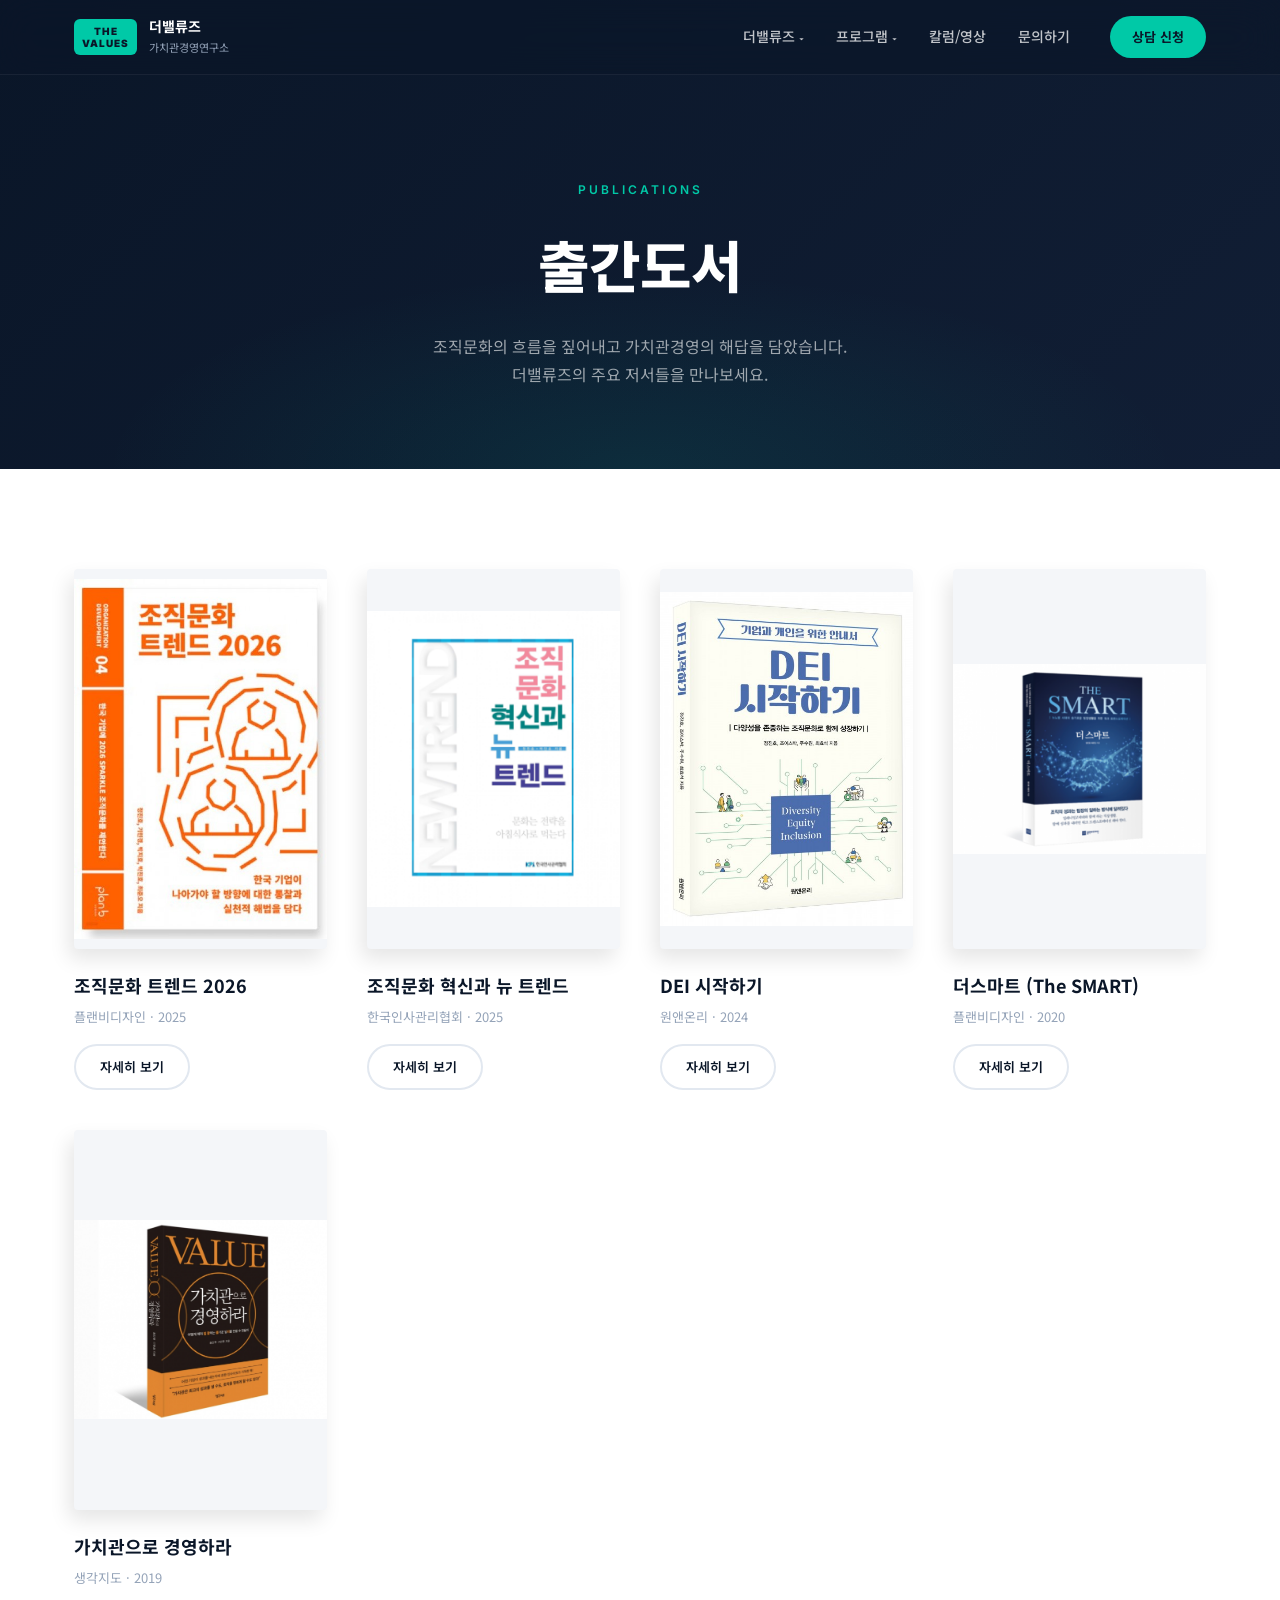
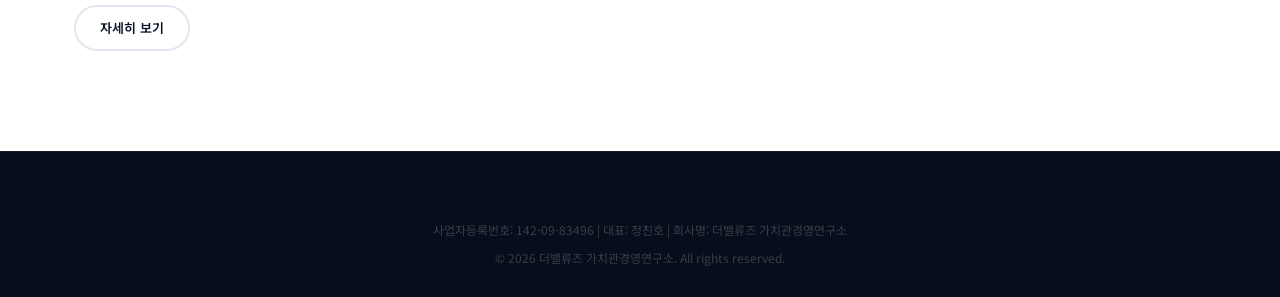
<file: books.html>
<!DOCTYPE html>
<html lang="ko">

<head>
    <meta charset="UTF-8" />
    <meta name="viewport" content="width=device-width, initial-scale=1.0" />
    <title>출간도서 | 더밸류즈 가치관경영연구소</title>
    <link rel="preconnect" href="https://fonts.googleapis.com" />
    <link rel="preconnect" href="https://fonts.gstatic.com" crossorigin />
    <link
        href="https://fonts.googleapis.com/css2?family=Noto+Sans+KR:wght@300;400;500;700;900&family=Inter:wght@300;400;500;600;700&display=swap"
        rel="stylesheet" />
    <link rel="stylesheet" href="css/style.css" />
    <link rel="stylesheet" href="css/pages.css" />
</head>

<body>

    <!-- ===== NAVBAR ===== -->
    <header class="navbar scrolled" id="navbar">
        <div class="nav-container">
            <a href="index.html" class="nav-logo">
                <span class="logo-icon">THE<br />VALUES</span>
                <span class="logo-text">더밸류즈<br /><small>가치관경영연구소</small></span>
            </a>
            <nav class="nav-links" id="navLinks">
                <div class="nav-item has-dropdown">
                    <a href="about.html" class="nav-parent">더밸류즈 <span class="nav-arrow">▾</span></a>
                    <div class="nav-dropdown">
                        <a href="about.html">더밸류즈 가치관</a>
                        <a href="team.html">소장 &amp; 파트너</a>
                        <a href="books.html">출간도서</a>
                        <a href="reference.html">레퍼런스</a>
                    </div>
                </div>
                <div class="nav-item has-dropdown">
                    <a href="index.html#services" class="nav-parent">프로그램 <span class="nav-arrow">▾</span></a>
                    <div class="nav-dropdown">
                        <a href="index.html#services">컨설팅</a>
                        <a href="index.html#services">워크숍</a>
                        <a href="index.html#services">특강 / 강의</a>
                    </div>
                </div>
                <a href="index.html#insights" class="nav-item">칼럼/영상</a>
                <a href="contact.html" class="nav-item">문의하기</a>
            </nav>
            <a href="contact.html" class="nav-cta">상담 신청</a>
        </div>
    </header>

    <!-- ===== PAGE HEADER ===== -->
    <div class="page-header">
        <div class="container">
            <div class="section-label reveal-up">PUBLICATIONS</div>
            <h1 class="page-title reveal-up">출간도서</h1>
            <p class="page-desc reveal-up">
                조직문화의 흐름을 짚어내고 가치관경영의 해답을 담았습니다.<br />
                더밸류즈의 주요 저서들을 만나보세요.
            </p>
        </div>
    </div>

    <!-- ===== CONTENT ===== -->
    <main class="page-content">
        <div class="container">

            <div class="books-grid">

                <div class="book-card reveal-up" data-delay="0">
                    <img src="images/book_02.jpg"
                        alt="조직문화 트렌드 2026" class="book-cover" />
                    <h3 class="book-title">조직문화 트렌드 2026</h3>
                    <div class="book-meta">플랜비디자인 · 2025</div>
                    <a href="#" class="btn-outline" style="padding: 10px 24px; font-size: 13px;">자세히 보기</a>
                </div>

                <div class="book-card reveal-up" data-delay="100">
                    <img src="images/book_03.png"
                        alt="조직문화 혁신과 뉴 트렌드" class="book-cover" />
                    <h3 class="book-title">조직문화 혁신과 뉴 트렌드</h3>
                    <div class="book-meta">한국인사관리협회 · 2025</div>
                    <a href="#" class="btn-outline" style="padding: 10px 24px; font-size: 13px;">자세히 보기</a>
                </div>

                <div class="book-card reveal-up" data-delay="200">
                    <img src="images/book_01.jpg"
                        alt="DEI 시작하기" class="book-cover" />
                    <h3 class="book-title">DEI 시작하기</h3>
                    <div class="book-meta">원앤온리 · 2024</div>
                    <a href="#" class="btn-outline" style="padding: 10px 24px; font-size: 13px;">자세히 보기</a>
                </div>

                <div class="book-card reveal-up" data-delay="300">
                    <img src="images/book_00.png"
                        alt="더스마트" class="book-cover" />
                    <h3 class="book-title">더스마트 (The SMART)</h3>
                    <div class="book-meta">플랜비디자인 · 2020</div>
                    <a href="#" class="btn-outline" style="padding: 10px 24px; font-size: 13px;">자세히 보기</a>
                </div>

                <div class="book-card reveal-up" data-delay="400">
                    <img src="images/book_04.png"
                        alt="가치관으로 경영하라" class="book-cover" />
                    <h3 class="book-title">가치관으로 경영하라</h3>
                    <div class="book-meta">생각지도 · 2019</div>
                    <a href="#" class="btn-outline" style="padding: 10px 24px; font-size: 13px;">자세히 보기</a>
                </div>

                <div class="book-card reveal-up" data-delay="500">
                    <img src="images/book_05.png"
                        alt="가치관경영 개정증보판" class="book-cover" />
                    <h3 class="book-title">가치관경영 (개정증보판)</h3>
                    <div class="book-meta">IGMbooks · 2013</div>
                    <a href="#" class="btn-outline" style="padding: 10px 24px; font-size: 13px;">자세히 보기</a>
                </div>

                <div class="book-card reveal-up" data-delay="600">
                    <img src="images/book_06.png"
                        alt="왜 그렇게 살았을까" class="book-cover" />
                    <h3 class="book-title">왜 그렇게 살았을까</h3>
                    <div class="book-meta">IGMbooks · 2013</div>
                    <a href="#" class="btn-outline" style="padding: 10px 24px; font-size: 13px;">자세히 보기</a>
                </div>

                <div class="book-card reveal-up" data-delay="700">
                    <img src="images/book_07.png" alt="일개미의 반란"
                        class="book-cover" />
                    <h3 class="book-title">일개미의 반란</h3>
                    <div class="book-meta">21세기북스 · 2009</div>
                    <a href="#" class="btn-outline" style="padding: 10px 24px; font-size: 13px;">자세히 보기</a>
                </div>

            </div>
        </div>
    </main>

    <footer class="footer" style="padding-top:40px;">
        <div class="container">
            <div class="footer-bottom">
                <p>사업자등록번호: 142-09-83496 | 대표: 정진호 | 회사명: 더밸류즈 가치관경영연구소</p>
                <p class="footer-copy">© 2026 더밸류즈 가치관경영연구소. All rights reserved.</p>
            </div>
        </div>
    </footer>

    <script src="js/main.js?v=2"></script>
</body>

</html>
</file>
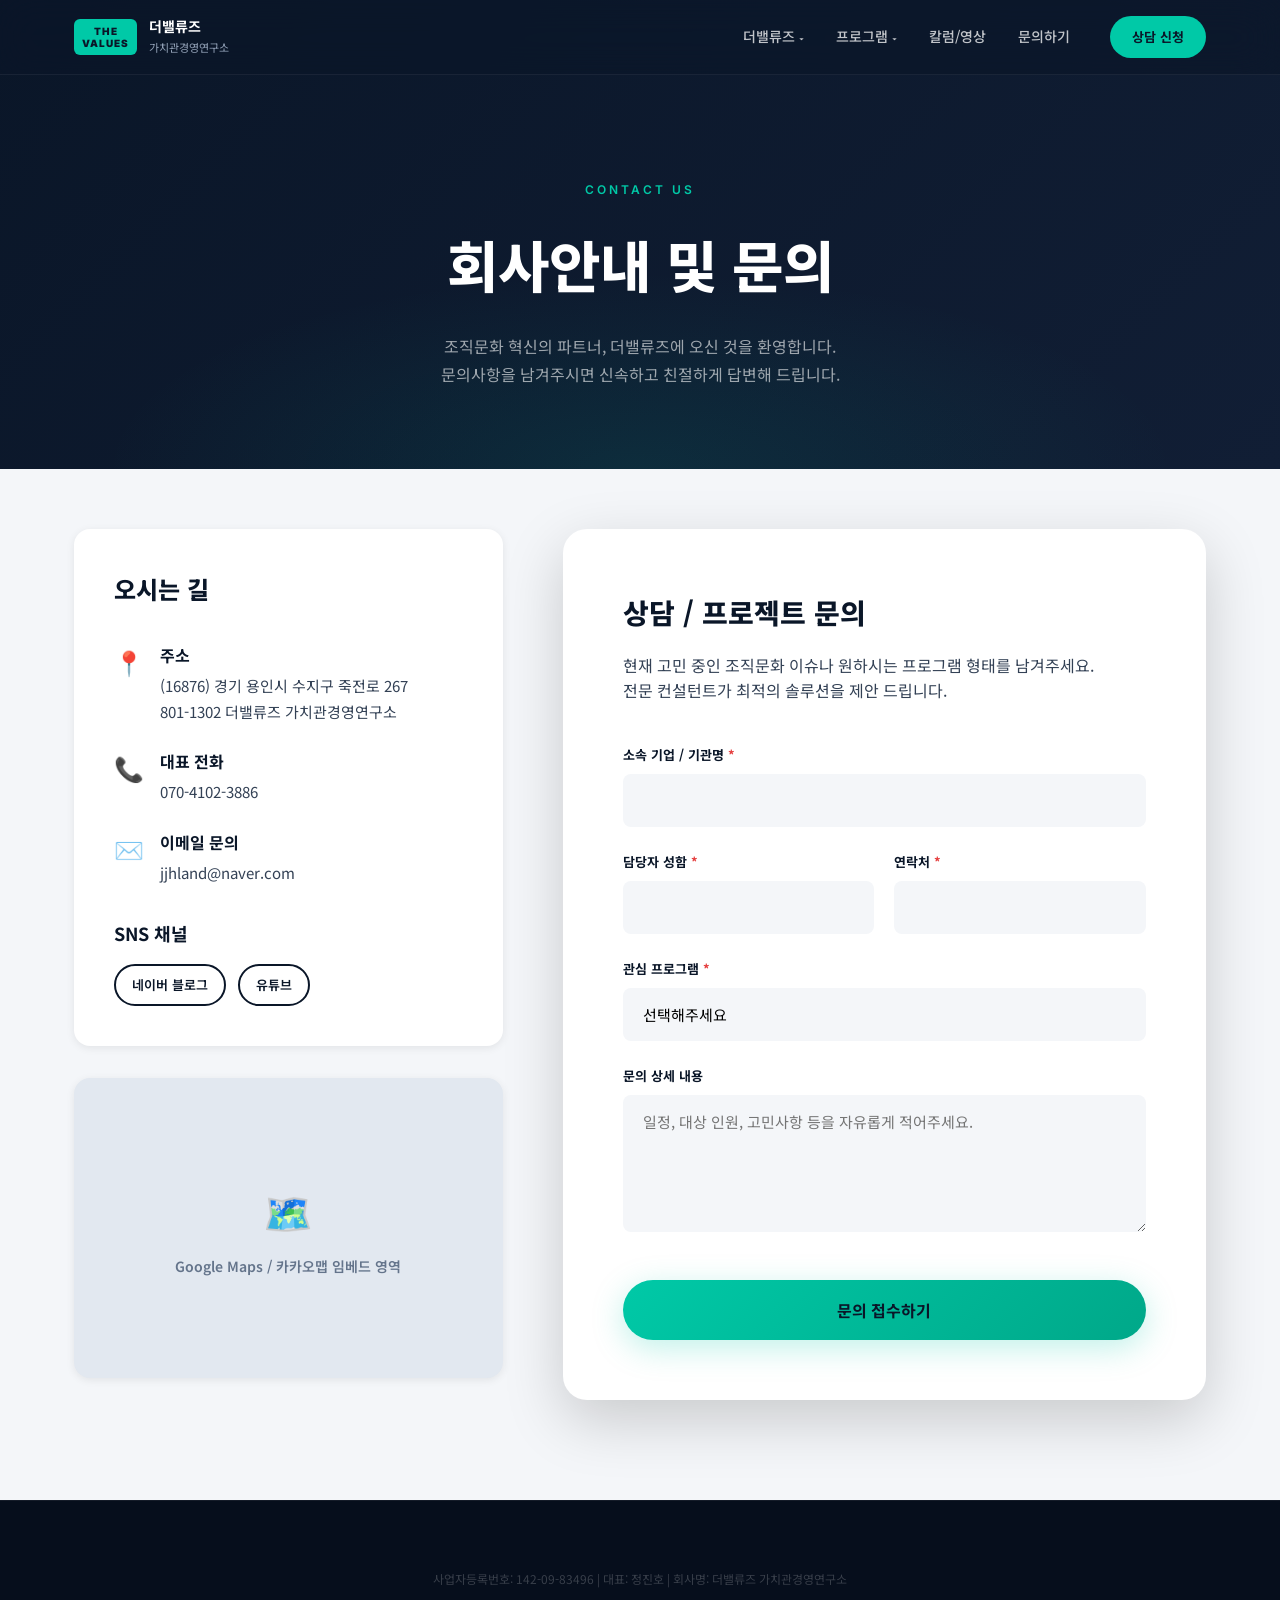
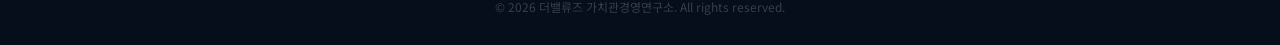
<file: contact.html>
<!DOCTYPE html>
<html lang="ko">

<head>
    <meta charset="UTF-8" />
    <meta name="viewport" content="width=device-width, initial-scale=1.0" />
    <title>회사안내 & 문의 | 더밸류즈 가치관경영연구소</title>
    <link rel="preconnect" href="https://fonts.googleapis.com" />
    <link rel="preconnect" href="https://fonts.gstatic.com" crossorigin />
    <link
        href="https://fonts.googleapis.com/css2?family=Noto+Sans+KR:wght@300;400;500;700;900&family=Inter:wght@300;400;500;600;700&display=swap"
        rel="stylesheet" />
    <link rel="stylesheet" href="css/style.css" />
    <link rel="stylesheet" href="css/pages.css" />
</head>

<body style="background:var(--gray-100)">

    <!-- ===== NAVBAR ===== -->
    <header class="navbar scrolled" id="navbar">
        <div class="nav-container">
            <a href="index.html" class="nav-logo">
                <span class="logo-icon">THE<br />VALUES</span>
                <span class="logo-text">더밸류즈<br /><small>가치관경영연구소</small></span>
            </a>
            <nav class="nav-links" id="navLinks">
                <div class="nav-item has-dropdown">
                    <a href="about.html" class="nav-parent">더밸류즈 <span class="nav-arrow">▾</span></a>
                    <div class="nav-dropdown">
                        <a href="about.html">더밸류즈 가치관</a>
                        <a href="team.html">소장 &amp; 파트너</a>
                        <a href="books.html">출간도서</a>
                        <a href="reference.html">레퍼런스</a>
                    </div>
                </div>
                <div class="nav-item has-dropdown">
                    <a href="index.html#services" class="nav-parent">프로그램 <span class="nav-arrow">▾</span></a>
                    <div class="nav-dropdown">
                        <a href="index.html#services">컨설팅</a>
                        <a href="index.html#services">워크숍</a>
                        <a href="index.html#services">특강 / 강의</a>
                    </div>
                </div>
                <a href="index.html#insights" class="nav-item">칼럼/영상</a>
                <a href="contact.html" class="nav-item">문의하기</a>
            </nav>
            <a href="contact.html" class="nav-cta">상담 신청</a>
        </div>
    </header>

    <!-- ===== PAGE HEADER ===== -->
    <div class="page-header">
        <div class="container">
            <div class="section-label reveal-up">CONTACT US</div>
            <h1 class="page-title reveal-up">회사안내 및 문의</h1>
            <p class="page-desc reveal-up">
                조직문화 혁신의 파트너, 더밸류즈에 오신 것을 환영합니다.<br />
                문의사항을 남겨주시면 신속하고 친절하게 답변해 드립니다.
            </p>
        </div>
    </div>

    <!-- ===== CONTENT ===== -->
    <main class="page-content" style="background: transparent; padding-top:60px;">
        <div class="container">

            <div style="display:grid; grid-template-columns:1fr 1.5fr; gap:60px; align-items:start;">

                <!-- Left Column: Info & Map -->
                <div>
                    <div
                        style="background:var(--white); border-radius:16px; padding:40px; box-shadow:var(--shadow-sm); margin-bottom:32px;">
                        <h2 style="font-size:24px; font-weight:800; color:var(--navy); margin-bottom:32px;">오시는 길</h2>

                        <div style="margin-bottom:24px; display:flex; gap:16px;">
                            <div style="font-size:24px;">📍</div>
                            <div>
                                <strong
                                    style="display:block; font-size:16px; color:var(--navy); margin-bottom:4px;">주소</strong>
                                <p style="font-size:15px; color:var(--text-body);">(16876) 경기 용인시 수지구 죽전로
                                    267<br />801-1302 더밸류즈 가치관경영연구소</p>
                            </div>
                        </div>

                        <div style="margin-bottom:24px; display:flex; gap:16px;">
                            <div style="font-size:24px;">📞</div>
                            <div>
                                <strong style="display:block; font-size:16px; color:var(--navy); margin-bottom:4px;">대표
                                    전화</strong>
                                <p style="font-size:15px; color:var(--text-body);">070-4102-3886</p>
                            </div>
                        </div>

                        <div style="margin-bottom:32px; display:flex; gap:16px;">
                            <div style="font-size:24px;">✉️</div>
                            <div>
                                <strong style="display:block; font-size:16px; color:var(--navy); margin-bottom:4px;">이메일
                                    문의</strong>
                                <p style="font-size:15px; color:var(--text-body);">jjhland@naver.com</p>
                            </div>
                        </div>

                        <h3 style="font-size:18px; font-weight:700; color:var(--navy); margin-bottom:16px;">SNS 채널</h3>
                        <div style="display:flex; gap:12px;">
                            <a href="https://blog.naver.com/jjhland" target="_blank" class="btn-outline"
                                style="padding:8px 16px; font-size:13px; color:var(--navy); border-color:var(--gray-300);">네이버
                                블로그</a>
                            <a href="https://youtube.com" target="_blank" class="btn-outline"
                                style="padding:8px 16px; font-size:13px; color:var(--navy); border-color:var(--gray-300);">유튜브</a>
                        </div>
                    </div>

                    <!-- Dummy Map Placeholder -->
                    <div
                        style="width:100%; height:300px; background:#e2e8f0; border-radius:16px; overflow:hidden; position:relative; box-shadow:var(--shadow-sm);">
                        <div
                            style="position:absolute; inset:0; display:flex; align-items:center; justify-content:center; flex-direction:column; color:var(--text-light);">
                            <span style="font-size:40px; margin-bottom:10px;">🗺️</span>
                            <span style="font-size:14px; font-weight:600;">Google Maps / 카카오맵 임베드 영역</span>
                        </div>
                    </div>
                </div>

                <!-- Right Column: Form -->
                <div style="background:var(--white); border-radius:24px; padding:60px; box-shadow:var(--shadow-lg);">
                    <h2 style="font-size:28px; font-weight:800; color:var(--navy); margin-bottom:16px;">상담 / 프로젝트 문의
                    </h2>
                    <p style="color:var(--text-body); margin-bottom:40px; line-height:1.6;">
                        현재 고민 중인 조직문화 이슈나 원하시는 프로그램 형태를 남겨주세요.<br />전문 컨설턴트가 최적의 솔루션을 제안 드립니다.
                    </p>

                    <form id="contactForm" onsubmit="handleSubmit(event)">

                        <div style="margin-bottom:24px;">
                            <label
                                style="display:block; font-size:13px; font-weight:700; color:var(--navy); margin-bottom:8px;">소속
                                기업 / 기관명 <span style="color:#e53e3e">*</span></label>
                            <input type="text" id="orgName" required
                                style="width:100%; padding:16px 20px; border:1px solid var(--gray-300); border-radius:8px; font-family:inherit; font-size:15px; background:var(--gray-100);" />
                        </div>

                        <div style="display:grid; grid-template-columns:1fr 1fr; gap:20px; margin-bottom:24px;">
                            <div>
                                <label
                                    style="display:block; font-size:13px; font-weight:700; color:var(--navy); margin-bottom:8px;">담당자
                                    성함 <span style="color:#e53e3e">*</span></label>
                                <input type="text" id="name" required
                                    style="width:100%; padding:16px 20px; border:1px solid var(--gray-300); border-radius:8px; font-family:inherit; font-size:15px; background:var(--gray-100);" />
                            </div>
                            <div>
                                <label
                                    style="display:block; font-size:13px; font-weight:700; color:var(--navy); margin-bottom:8px;">연락처
                                    <span style="color:#e53e3e">*</span></label>
                                <input type="tel" id="phone" required
                                    style="width:100%; padding:16px 20px; border:1px solid var(--gray-300); border-radius:8px; font-family:inherit; font-size:15px; background:var(--gray-100);" />
                            </div>
                        </div>

                        <div style="margin-bottom:24px;">
                            <label
                                style="display:block; font-size:13px; font-weight:700; color:var(--navy); margin-bottom:8px;">관심
                                프로그램 <span style="color:#e53e3e">*</span></label>
                            <select id="program"
                                style="width:100%; padding:16px 20px; border:1px solid var(--gray-300); border-radius:8px; font-family:inherit; font-size:15px; background:var(--gray-100); appearance:none;">
                                <option value="">선택해주세요</option>
                                <option value="consulting">가치관 수립 컨설팅</option>
                                <option value="culture">조직문화 진단 및 구축</option>
                                <option value="workshop">핵심가치 내재화 워크숍</option>
                                <option value="lecture">리더십 특강 / 강의</option>
                                <option value="other">기타</option>
                            </select>
                        </div>

                        <div style="margin-bottom:40px;">
                            <label
                                style="display:block; font-size:13px; font-weight:700; color:var(--navy); margin-bottom:8px;">문의
                                상세 내용</label>
                            <textarea id="message" rows="5"
                                style="width:100%; padding:16px 20px; border:1px solid var(--gray-300); border-radius:8px; font-family:inherit; font-size:15px; background:var(--gray-100); resize:vertical;"
                                placeholder="일정, 대상 인원, 고민사항 등을 자유롭게 적어주세요."></textarea>
                        </div>

                        <button type="submit" class="btn-primary" style="width:100%; padding:18px; font-size:16px;">문의
                            접수하기</button>

                    </form>
                </div>

            </div>
        </div>
    </main>

    <footer class="footer" style="padding-top:40px;">
        <div class="container">
            <div class="footer-bottom">
                <p>사업자등록번호: 142-09-83496 | 대표: 정진호 | 회사명: 더밸류즈 가치관경영연구소</p>
                <p class="footer-copy">© 2026 더밸류즈 가치관경영연구소. All rights reserved.</p>
            </div>
        </div>
    </footer>

    <script src="js/main.js?v=2"></script>
</body>

</html>
</file>
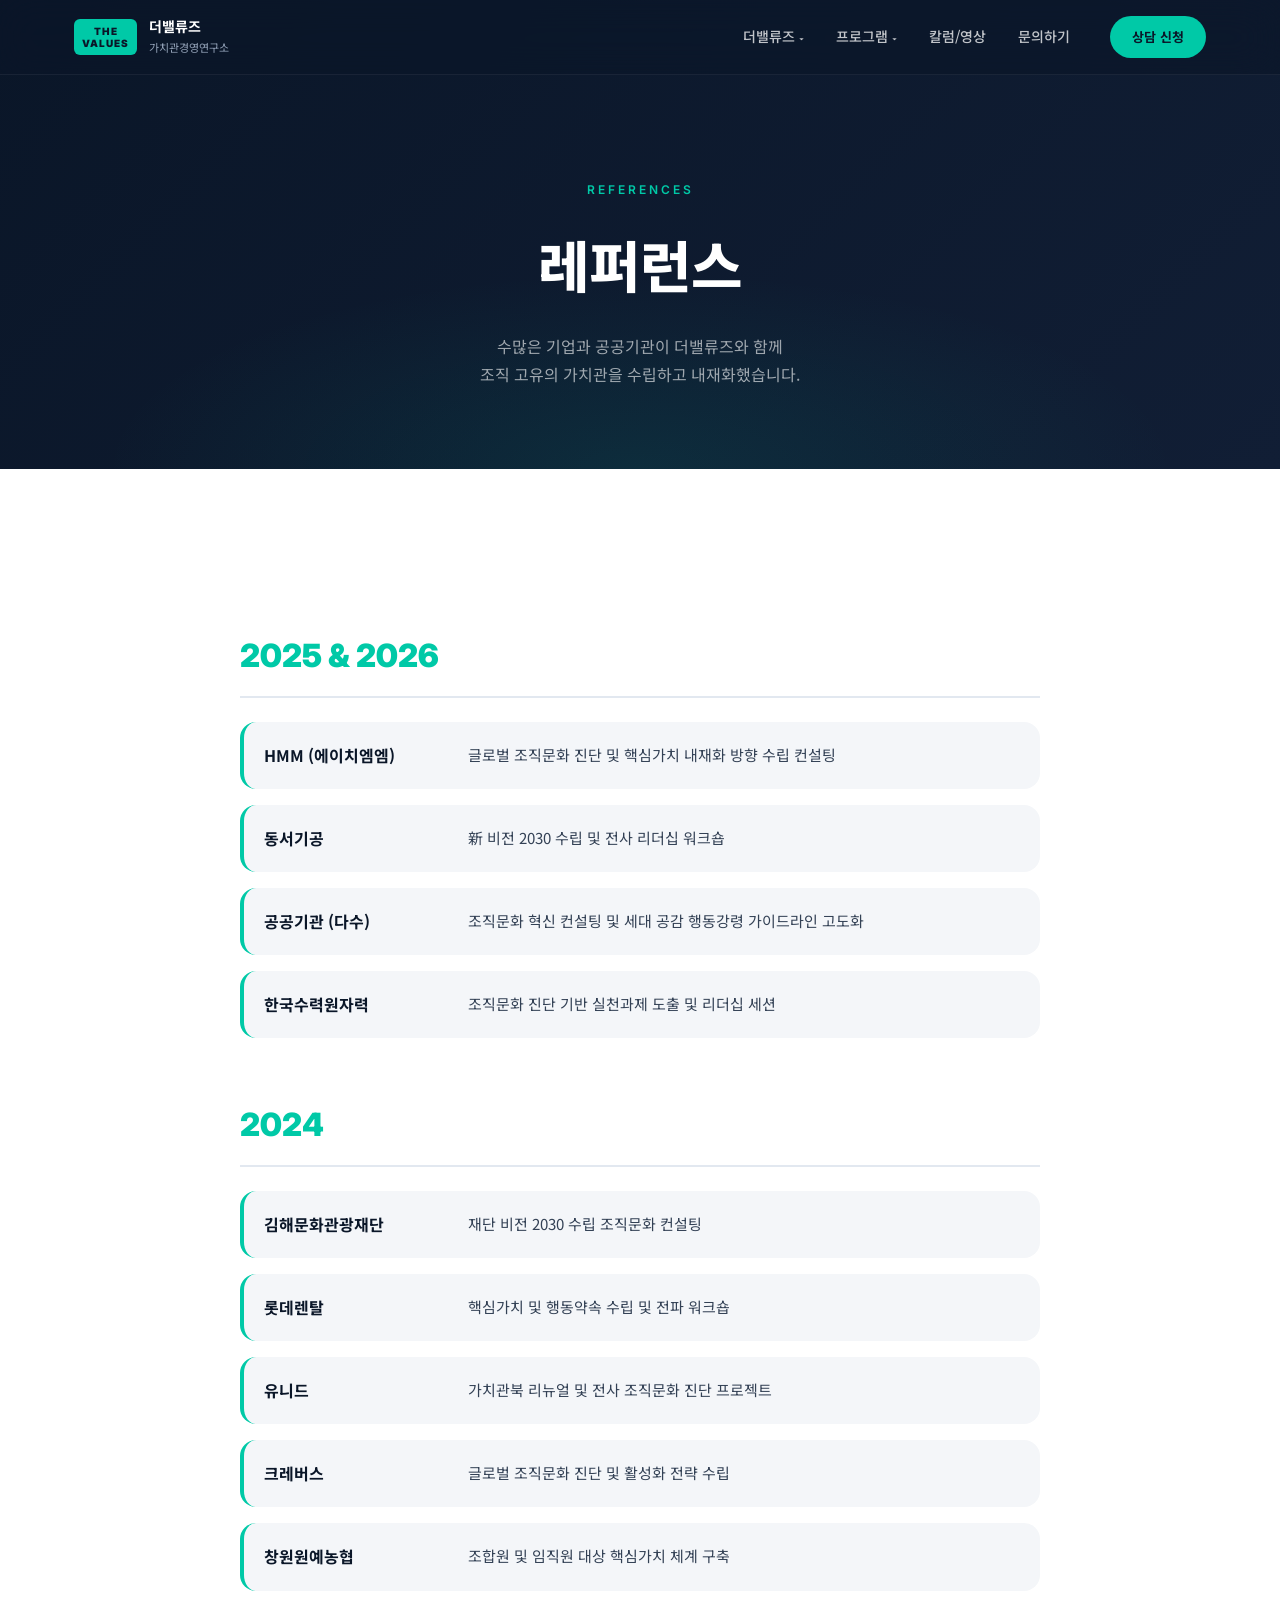
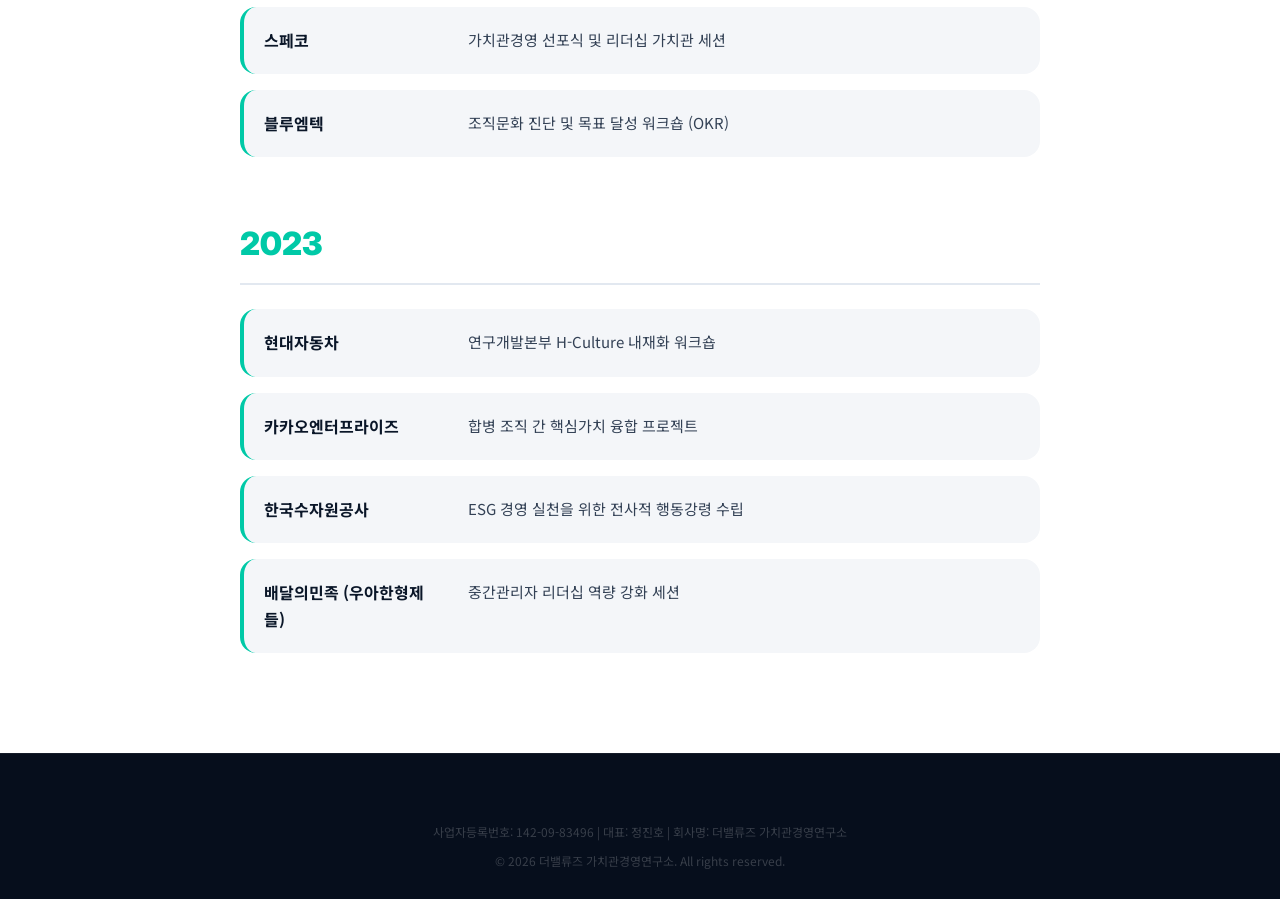
<file: reference.html>
<!DOCTYPE html>
<html lang="ko">

<head>
    <meta charset="UTF-8" />
    <meta name="viewport" content="width=device-width, initial-scale=1.0" />
    <title>레퍼런스 | 더밸류즈 가치관경영연구소</title>
    <link rel="preconnect" href="https://fonts.googleapis.com" />
    <link rel="preconnect" href="https://fonts.gstatic.com" crossorigin />
    <link
        href="https://fonts.googleapis.com/css2?family=Noto+Sans+KR:wght@300;400;500;700;900&family=Inter:wght@300;400;500;600;700&display=swap"
        rel="stylesheet" />
    <link rel="stylesheet" href="css/style.css" />
    <link rel="stylesheet" href="css/pages.css" />
</head>

<body>

    <!-- ===== NAVBAR ===== -->
    <header class="navbar scrolled" id="navbar">
        <div class="nav-container">
            <a href="index.html" class="nav-logo">
                <span class="logo-icon">THE<br />VALUES</span>
                <span class="logo-text">더밸류즈<br /><small>가치관경영연구소</small></span>
            </a>
            <nav class="nav-links" id="navLinks">
                <div class="nav-item has-dropdown">
                    <a href="about.html" class="nav-parent">더밸류즈 <span class="nav-arrow">▾</span></a>
                    <div class="nav-dropdown">
                        <a href="about.html">더밸류즈 가치관</a>
                        <a href="team.html">소장 &amp; 파트너</a>
                        <a href="books.html">출간도서</a>
                        <a href="reference.html">레퍼런스</a>
                    </div>
                </div>
                <div class="nav-item has-dropdown">
                    <a href="index.html#services" class="nav-parent">프로그램 <span class="nav-arrow">▾</span></a>
                    <div class="nav-dropdown">
                        <a href="index.html#services">컨설팅</a>
                        <a href="index.html#services">워크숍</a>
                        <a href="index.html#services">특강 / 강의</a>
                    </div>
                </div>
                <a href="index.html#insights" class="nav-item">칼럼/영상</a>
                <a href="contact.html" class="nav-item">문의하기</a>
            </nav>
            <a href="contact.html" class="nav-cta">상담 신청</a>
        </div>
    </header>

    <!-- ===== PAGE HEADER ===== -->
    <div class="page-header">
        <div class="container">
            <div class="section-label reveal-up">REFERENCES</div>
            <h1 class="page-title reveal-up">레퍼런스</h1>
            <p class="page-desc reveal-up">
                수많은 기업과 공공기관이 더밸류즈와 함께<br />조직 고유의 가치관을 수립하고 내재화했습니다.
            </p>
        </div>
    </div>

    <!-- ===== CONTENT ===== -->
    <main class="page-content">
        <div class="container">

            <div class="ref-timeline">

                <!-- 2025 -->
                <h2 class="ref-year reveal-up">2025 & 2026</h2>
                <div class="ref-list">

                    <div class="ref-item reveal-up">
                        <div class="ref-client">HMM (에이치엠엠)</div>
                        <div class="ref-desc">글로벌 조직문화 진단 및 핵심가치 내재화 방향 수립 컨설팅</div>
                    </div>

                    <div class="ref-item reveal-up">
                        <div class="ref-client">동서기공</div>
                        <div class="ref-desc">新 비전 2030 수립 및 전사 리더십 워크숍</div>
                    </div>

                    <div class="ref-item reveal-up">
                        <div class="ref-client">공공기관 (다수)</div>
                        <div class="ref-desc">조직문화 혁신 컨설팅 및 세대 공감 행동강령 가이드라인 고도화</div>
                    </div>

                    <div class="ref-item reveal-up">
                        <div class="ref-client">한국수력원자력</div>
                        <div class="ref-desc">조직문화 진단 기반 실천과제 도출 및 리더십 세션</div>
                    </div>
                </div>

                <!-- 2024 -->
                <h2 class="ref-year reveal-up">2024</h2>
                <div class="ref-list">

                    <div class="ref-item reveal-up">
                        <div class="ref-client">김해문화관광재단</div>
                        <div class="ref-desc">재단 비전 2030 수립 조직문화 컨설팅</div>
                    </div>

                    <div class="ref-item reveal-up">
                        <div class="ref-client">롯데렌탈</div>
                        <div class="ref-desc">핵심가치 및 행동약속 수립 및 전파 워크숍</div>
                    </div>

                    <div class="ref-item reveal-up">
                        <div class="ref-client">유니드</div>
                        <div class="ref-desc">가치관북 리뉴얼 및 전사 조직문화 진단 프로젝트</div>
                    </div>

                    <div class="ref-item reveal-up">
                        <div class="ref-client">크레버스</div>
                        <div class="ref-desc">글로벌 조직문화 진단 및 활성화 전략 수립</div>
                    </div>

                    <div class="ref-item reveal-up">
                        <div class="ref-client">창원원예농협</div>
                        <div class="ref-desc">조합원 및 임직원 대상 핵심가치 체계 구축</div>
                    </div>

                    <div class="ref-item reveal-up">
                        <div class="ref-client">스페코</div>
                        <div class="ref-desc">가치관경영 선포식 및 리더십 가치관 세션</div>
                    </div>

                    <div class="ref-item reveal-up">
                        <div class="ref-client">블루엠텍</div>
                        <div class="ref-desc">조직문화 진단 및 목표 달성 워크숍 (OKR)</div>
                    </div>

                </div>

                <!-- 2023 -->
                <h2 class="ref-year reveal-up">2023</h2>
                <div class="ref-list">
                    <div class="ref-item reveal-up">
                        <div class="ref-client">현대자동차</div>
                        <div class="ref-desc">연구개발본부 H-Culture 내재화 워크숍</div>
                    </div>
                    <div class="ref-item reveal-up">
                        <div class="ref-client">카카오엔터프라이즈</div>
                        <div class="ref-desc">합병 조직 간 핵심가치 융합 프로젝트</div>
                    </div>
                    <div class="ref-item reveal-up">
                        <div class="ref-client">한국수자원공사</div>
                        <div class="ref-desc">ESG 경영 실천을 위한 전사적 행동강령 수립</div>
                    </div>
                    <div class="ref-item reveal-up">
                        <div class="ref-client">배달의민족 (우아한형제들)</div>
                        <div class="ref-desc">중간관리자 리더십 역량 강화 세션</div>
                    </div>
                </div>

            </div>

        </div>
    </main>

    <footer class="footer" style="padding-top:40px;">
        <div class="container">
            <div class="footer-bottom">
                <p>사업자등록번호: 142-09-83496 | 대표: 정진호 | 회사명: 더밸류즈 가치관경영연구소</p>
                <p class="footer-copy">© 2026 더밸류즈 가치관경영연구소. All rights reserved.</p>
            </div>
        </div>
    </footer>

    <script src="js/main.js?v=2"></script>
</body>

</html>
</file>
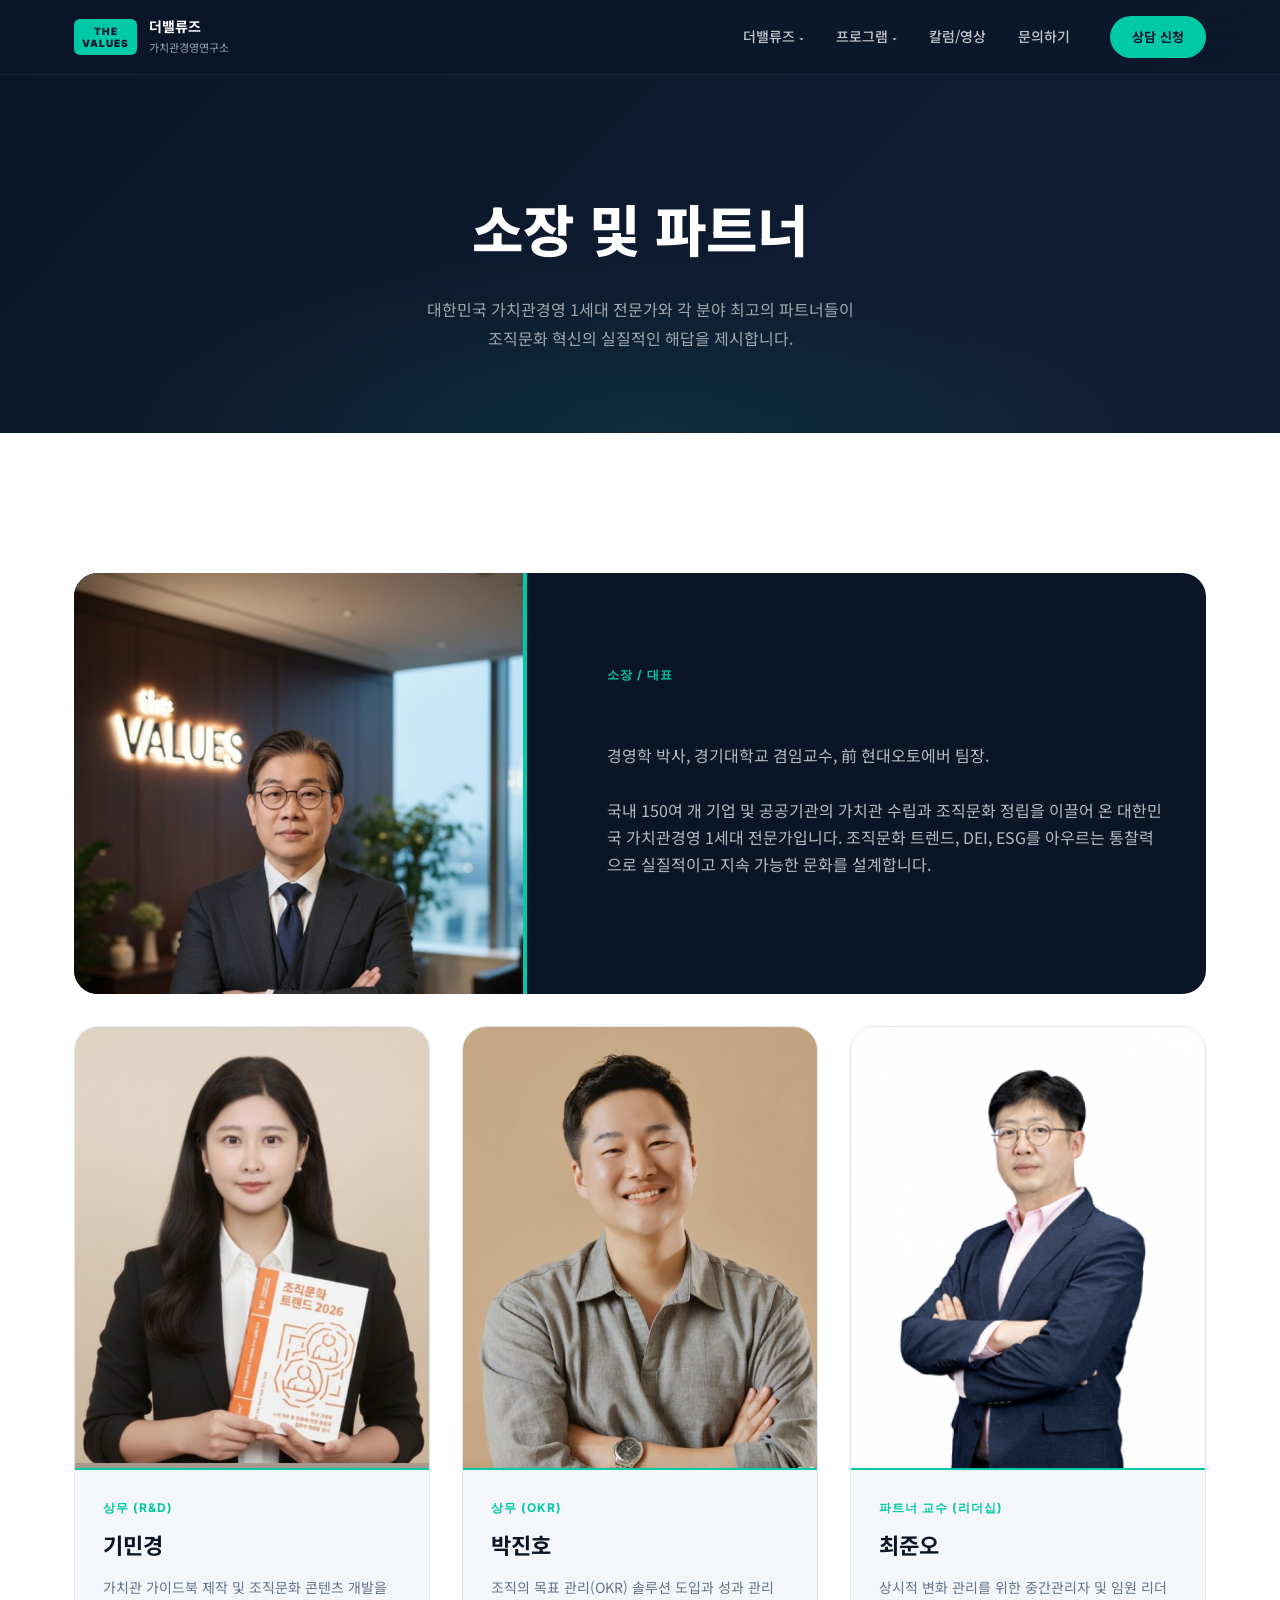
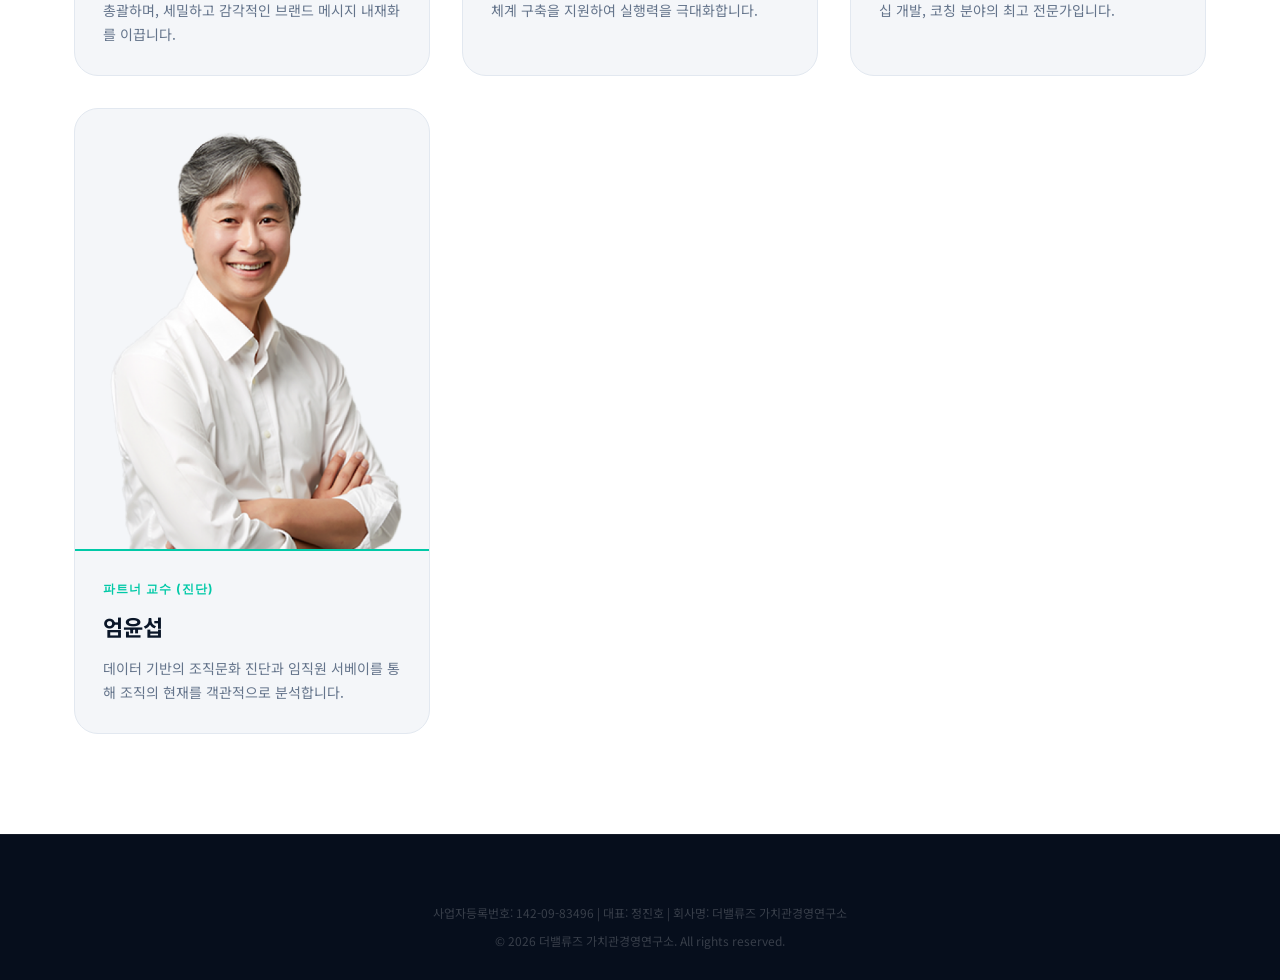
<file: team.html>
<!DOCTYPE html>
<html lang="ko">

<head>
    <meta charset="UTF-8" />
    <meta name="viewport" content="width=device-width, initial-scale=1.0" />
    <title>소장 및 파트너 | 더밸류즈 가치관경영연구소</title>
    <link rel="preconnect" href="https://fonts.googleapis.com" />
    <link rel="preconnect" href="https://fonts.gstatic.com" crossorigin />
    <link
        href="https://fonts.googleapis.com/css2?family=Noto+Sans+KR:wght@300;400;500;700;900&family=Inter:wght@300;400;500;600;700&display=swap"
        rel="stylesheet" />
    <link rel="stylesheet" href="css/style.css" />
    <link rel="stylesheet" href="css/pages.css" />
</head>

<body>

    <!-- ===== NAVBAR ===== -->
    <header class="navbar scrolled" id="navbar">
        <div class="nav-container">
            <a href="index.html" class="nav-logo">
                <span class="logo-icon">THE<br />VALUES</span>
                <span class="logo-text">더밸류즈<br /><small>가치관경영연구소</small></span>
            </a>
            <nav class="nav-links" id="navLinks">
                <div class="nav-item has-dropdown">
                    <a href="about.html" class="nav-parent">더밸류즈 <span class="nav-arrow">▾</span></a>
                    <div class="nav-dropdown">
                        <a href="about.html">더밸류즈 가치관</a>
                        <a href="team.html">소장 &amp; 파트너</a>
                        <a href="books.html">출간도서</a>
                        <a href="reference.html">레퍼런스</a>
                    </div>
                </div>
                <div class="nav-item has-dropdown">
                    <a href="index.html#services" class="nav-parent">프로그램 <span class="nav-arrow">▾</span></a>
                    <div class="nav-dropdown">
                        <a href="index.html#services">컨설팅</a>
                        <a href="index.html#services">워크숍</a>
                        <a href="index.html#services">특강 / 강의</a>
                    </div>
                </div>
                <a href="index.html#insights" class="nav-item">칼럼/영상</a>
                <a href="contact.html" class="nav-item">문의하기</a>
            </nav>
            <a href="contact.html" class="nav-cta">상담 신청</a>
        </div>
    </header>

    <!-- ===== PAGE HEADER ===== -->
    <div class="page-header">
        <div class="container">
            <h1 class="page-title reveal-up">소장 및 파트너</h1>
            <p class="page-desc reveal-up">
                대한민국 가치관경영 1세대 전문가와 각 분야 최고의 파트너들이<br />
                조직문화 혁신의 실질적인 해답을 제시합니다.
            </p>
        </div>
    </div>

    <!-- ===== CONTENT ===== -->
    <main class="page-content">
        <div class="container">

            <div class="team-grid">
                <!-- Director -->
                <div class="team-card director-highlight reveal-up">
                    <img src="images/team_08.jpg"
                        alt="정진호 소장" class="team-photo" />
                    <div class="team-info">
                        <div class="team-role">소장 / 대표</div>
                        <h2 class="team-name">정진호</h2>
                        <p class="team-bio">
                            경영학 박사, 경기대학교 겸임교수, 前 현대오토에버 팀장.<br /><br />
                            국내 150여 개 기업 및 공공기관의 가치관 수립과 조직문화 정립을 이끌어 온 대한민국 가치관경영 1세대 전문가입니다. 조직문화 트렌드, DEI, ESG를 아우르는
                            통찰력으로 실질적이고 지속 가능한 문화를 설계합니다.
                        </p>
                    </div>
                </div>

                <!-- Partners -->
                <div class="team-card reveal-up" data-delay="100">
                    <img src="images/team_09.jpg" alt="기민경 상무"
                        class="team-photo" />
                    <div class="team-info">
                        <div class="team-role">상무 (R&amp;D)</div>
                        <h3 class="team-name">기민경</h3>
                        <p class="team-bio">가치관 가이드북 제작 및 조직문화 콘텐츠 개발을 총괄하며, 세밀하고 감각적인 브랜드 메시지 내재화를 이끕니다.</p>
                    </div>
                </div>

                <div class="team-card reveal-up" data-delay="200">
                    <img src="images/team_10.jpg" alt="박진호 상무"
                        class="team-photo" />
                    <div class="team-info">
                        <div class="team-role">상무 (OKR)</div>
                        <h3 class="team-name">박진호</h3>
                        <p class="team-bio">조직의 목표 관리(OKR) 솔루션 도입과 성과 관리 체계 구축을 지원하여 실행력을 극대화합니다.</p>
                    </div>
                </div>

                <div class="team-card reveal-up" data-delay="300">
                    <img src="images/team_11.png" alt="최준오 교수"
                        class="team-photo" />
                    <div class="team-info">
                        <div class="team-role">파트너 교수 (리더십)</div>
                        <h3 class="team-name">최준오</h3>
                        <p class="team-bio">상시적 변화 관리를 위한 중간관리자 및 임원 리더십 개발, 코칭 분야의 최고 전문가입니다.</p>
                    </div>
                </div>

                <div class="team-card reveal-up" data-delay="400">
                    <img src="images/team_12.png" alt="엄윤섭 교수"
                        class="team-photo" />
                    <div class="team-info">
                        <div class="team-role">파트너 교수 (진단)</div>
                        <h3 class="team-name">엄윤섭</h3>
                        <p class="team-bio">데이터 기반의 조직문화 진단과 임직원 서베이를 통해 조직의 현재를 객관적으로 분석합니다.</p>
                    </div>
                </div>

                <div class="team-card reveal-up" data-delay="500">
                    <img src="images/team_13.png" alt="박지호 교수"
                        class="team-photo" />
                    <div class="team-info">
                        <div class="team-role">파트너 교수 (생성형AI)</div>
                        <h3 class="team-name">박지호</h3>
                        <p class="team-bio">생성형 AI를 업무 및 조직문화 고도화에 어떻게 접목할 수 있는지 새로운 패러다임을 제안합니다.</p>
                    </div>
                </div>

            </div>
        </div>
    </main>

    <!-- ===== FOOTER (Simplified) ===== -->
    <footer class="footer" style="padding-top:40px;">
        <div class="container">
            <div class="footer-bottom">
                <p>사업자등록번호: 142-09-83496 | 대표: 정진호 | 회사명: 더밸류즈 가치관경영연구소</p>
                <p class="footer-copy">© 2026 더밸류즈 가치관경영연구소. All rights reserved.</p>
            </div>
        </div>
    </footer>

    <script src="js/main.js?v=2"></script>
</body>

</html>
</file>
<file: css/style.css>
/* =============================================
   THE VALUES - 더밸류즈 가치관경영연구소
   CSS Design System
   ============================================= */

/* ----- CSS Variables & Reset ----- */
:root {
  --navy: #0A1628;
  --navy-mid: #111E35;
  --navy-light: #1A2E4A;
  --teal: #00C9A7;
  --teal-dark: #00A889;
  --teal-glow: rgba(0, 201, 167, 0.15);
  --gold: #FFD060;
  --white: #FFFFFF;
  --gray-100: #F4F6F9;
  --gray-200: #E2E8F0;
  --gray-400: #94A3B8;
  --gray-600: #64748B;
  --gray-800: #1E293B;
  --text-dark: #0A1628;
  --text-body: #334155;
  --text-light: #64748B;

  --radius-sm: 8px;
  --radius-md: 16px;
  --radius-lg: 24px;
  --radius-xl: 40px;

  --shadow-sm: 0 2px 8px rgba(0, 0, 0, 0.08);
  --shadow-md: 0 8px 32px rgba(0, 0, 0, 0.12);
  --shadow-lg: 0 20px 60px rgba(0, 0, 0, 0.18);
  --shadow-teal: 0 8px 32px rgba(0, 201, 167, 0.25);

  --transition: all 0.35s cubic-bezier(0.4, 0, 0.2, 1);
  --font-kr: 'Noto Sans KR', sans-serif;
  --font-en: 'Inter', sans-serif;
}

*,
*::before,
*::after {
  box-sizing: border-box;
  margin: 0;
  padding: 0;
}

html {
  scroll-behavior: smooth;
}

body {
  font-family: var(--font-kr);
  color: var(--text-body);
  background: var(--white);
  line-height: 1.7;
  overflow-x: hidden;
}

img {
  max-width: 100%;
  display: block;
}

a {
  text-decoration: none;
  color: inherit;
}

ul {
  list-style: none;
}

/* ----- Container ----- */
.container {
  max-width: 1180px;
  margin: 0 auto;
  padding: 0 24px;
}

/* ----- Section Common ----- */
.section-label {
  font-family: var(--font-en);
  font-size: 12px;
  font-weight: 600;
  letter-spacing: 3px;
  text-transform: uppercase;
  color: var(--teal);
  margin-bottom: 16px;
}

.section-title {
  font-size: clamp(28px, 4vw, 48px);
  font-weight: 700;
  line-height: 1.3;
  color: var(--text-dark);
  margin-bottom: 20px;
}

.section-title em {
  font-style: normal;
  background: linear-gradient(135deg, var(--teal), #00E5C8);
  -webkit-background-clip: text;
  -webkit-text-fill-color: transparent;
  background-clip: text;
}

.section-desc {
  font-size: 16px;
  color: var(--text-light);
  line-height: 1.8;
  margin-bottom: 56px;
}

/* =============================================
   NAVBAR
   ============================================= */
.navbar {
  position: fixed;
  top: 0;
  left: 0;
  right: 0;
  z-index: 1000;
  padding: 16px 0;
  background: rgba(10, 22, 40, 0.6);
  backdrop-filter: blur(20px);
  -webkit-backdrop-filter: blur(20px);
  border-bottom: 1px solid rgba(255, 255, 255, 0.06);
  transition: var(--transition);
}

.navbar.scrolled {
  padding: 10px 0;
  background: rgba(10, 22, 40, 0.95);
  box-shadow: 0 4px 24px rgba(0, 0, 0, 0.3);
}

.navbar.menu-open {
  backdrop-filter: none;
  -webkit-backdrop-filter: none;
  background: transparent;
  border-bottom: none;
  box-shadow: none;
}

.nav-container {
  max-width: 1180px;
  margin: 0 auto;
  padding: 0 24px;
  display: flex;
  align-items: center;
  gap: 40px;
}

.nav-logo {
  display: flex;
  align-items: center;
  gap: 12px;
  flex-shrink: 0;
}

.logo-icon {
  background: var(--teal);
  color: var(--navy);
  font-family: var(--font-en);
  font-size: 10px;
  font-weight: 900;
  letter-spacing: 1px;
  line-height: 1.2;
  padding: 6px 8px;
  border-radius: 6px;
  text-align: center;
}

.logo-text {
  font-size: 14px;
  font-weight: 700;
  color: var(--white);
  line-height: 1.4;
}

.logo-text small {
  font-size: 11px;
  font-weight: 400;
  color: var(--gray-400);
}

.nav-links {
  display: flex;
  align-items: center;
  gap: 32px;
  margin-left: auto;
}

.nav-links a {
  font-size: 14px;
  font-weight: 500;
  color: rgba(255, 255, 255, 0.75);
  transition: var(--transition);
  position: relative;
}

.nav-links a::after {
  content: '';
  position: absolute;
  bottom: -4px;
  left: 0;
  width: 0;
  height: 2px;
  background: var(--teal);
  transition: width 0.3s ease;
  border-radius: 2px;
}

.nav-links a:hover {
  color: var(--white);
}

.nav-links a:hover::after {
  width: 100%;
}

.nav-cta {
  font-family: var(--font-kr);
  background: var(--teal);
  color: var(--navy);
  border: none;
  padding: 10px 22px;
  border-radius: 50px;
  font-size: 13px;
  font-weight: 700;
  cursor: pointer;
  transition: var(--transition);
  white-space: nowrap;
  flex-shrink: 0;
}

.nav-cta:hover {
  background: #00E5C8;
  transform: translateY(-1px);
  box-shadow: var(--shadow-teal);
}

.hamburger {
  display: none;
  flex-direction: column;
  gap: 5px;
  background: none;
  border: none;
  cursor: pointer;
  padding: 4px;
  margin-left: auto;
}

.hamburger span {
  display: block;
  width: 24px;
  height: 2px;
  background: var(--white);
  border-radius: 2px;
  transition: var(--transition);
}

/* --- Dropdown Nav Styles --- */
.has-dropdown {
  position: relative;
}

.nav-parent {
  display: flex !important;
  align-items: center;
  gap: 4px;
}

.nav-arrow {
  font-size: 10px;
  transition: transform 0.3s;
}

.nav-dropdown {
  position: absolute;
  top: 100%;
  left: 50%;
  transform: translateX(-50%) translateY(15px);
  background: rgba(10, 22, 40, 0.95);
  border: 1px solid rgba(255, 255, 255, 0.08);
  border-radius: var(--radius-md);
  padding: 12px 0;
  min-width: 180px;
  opacity: 0;
  visibility: hidden;
  transition: all 0.3s cubic-bezier(0.4, 0, 0.2, 1);
  box-shadow: 0 10px 40px rgba(0, 0, 0, 0.5);
  display: flex;
  flex-direction: column;
}

.has-dropdown:hover .nav-dropdown {
  opacity: 1;
  visibility: visible;
  transform: translateX(-50%) translateY(0);
}

.has-dropdown:hover .nav-arrow {
  transform: rotate(180deg);
}

.nav-dropdown a {
  padding: 10px 24px;
  font-size: 13px !important;
  color: rgba(255, 255, 255, 0.6) !important;
  white-space: nowrap;
}

.nav-dropdown a::after {
  display: none !important;
}

.nav-dropdown a:hover {
  color: var(--teal) !important;
  background: rgba(0, 201, 167, 0.05);
}

/* =============================================
   HERO
   ============================================= */
.hero {
  position: relative;
  min-height: 100vh;
  display: flex;
  align-items: center;
  justify-content: center;
  background: linear-gradient(135deg, #060E1C 0%, #0A1628 40%, #0D2040 70%, #0A1628 100%);
  overflow: hidden;
}

.hero-particles {
  position: absolute;
  inset: 0;
  pointer-events: none;
}

.particle {
  position: absolute;
  border-radius: 50%;
  background: var(--teal);
  opacity: 0;
  animation: float-particle linear infinite;
}

@keyframes float-particle {
  0% {
    transform: translateY(0) scale(1);
    opacity: 0;
  }

  10% {
    opacity: 0.6;
  }

  90% {
    opacity: 0.1;
  }

  100% {
    transform: translateY(-100vh) scale(0.5);
    opacity: 0;
  }
}

.hero-overlay {
  position: absolute;
  inset: 0;
  background:
    radial-gradient(ellipse 60% 60% at 80% 40%, rgba(0, 201, 167, 0.08) 0%, transparent 70%),
    radial-gradient(ellipse 40% 40% at 20% 70%, rgba(0, 100, 80, 0.06) 0%, transparent 60%);
  pointer-events: none;
}

.hero-content {
  position: relative;
  z-index: 2;
  text-align: left;
  max-width: 900px;
  padding: 120px 24px 60px;
  width: 100%;
  margin: 0 auto;
}

.hero-badge {
  display: inline-block;
  background: rgba(0, 201, 167, 0.12);
  border: 1px solid rgba(0, 201, 167, 0.3);
  color: var(--teal);
  font-family: var(--font-en);
  font-size: 12px;
  font-weight: 600;
  letter-spacing: 3px;
  text-transform: uppercase;
  padding: 8px 20px;
  border-radius: 50px;
  margin-bottom: 28px;
}

.hero-title {
  font-size: clamp(40px, 6vw, 80px);
  font-weight: 900;
  color: var(--white);
  line-height: 1.15;
  margin-bottom: 28px;
  letter-spacing: -1px;
}

.typed-text {
  background: linear-gradient(135deg, var(--teal), #00E5C8, var(--gold));
  -webkit-background-clip: text;
  -webkit-text-fill-color: transparent;
  background-clip: text;
}

.cursor {
  display: inline-block;
  color: var(--teal);
  animation: blink 0.7s step-end infinite;
  font-weight: 300;
  -webkit-text-fill-color: var(--teal);
}

@keyframes blink {

  0%,
  100% {
    opacity: 1;
  }

  50% {
    opacity: 0;
  }
}

.hero-sub {
  font-size: 15px;
  color: rgba(255, 255, 255, 0.5);
  letter-spacing: 1.5px;
  font-family: var(--font-en);
  margin-bottom: 44px;
  line-height: 2;
}

.hero-ctas {
  display: flex;
  gap: 16px;
  flex-wrap: wrap;
}

.btn-primary {
  background: linear-gradient(135deg, var(--teal), #00A889);
  color: var(--navy);
  border: none;
  padding: 16px 36px;
  border-radius: 50px;
  font-family: var(--font-kr);
  font-size: 15px;
  font-weight: 700;
  cursor: pointer;
  transition: var(--transition);
  box-shadow: var(--shadow-teal);
}

.btn-primary:hover {
  transform: translateY(-3px);
  box-shadow: 0 12px 40px rgba(0, 201, 167, 0.4);
  background: linear-gradient(135deg, #00E5C8, var(--teal));
}

.btn-ghost {
  background: transparent;
  color: var(--white);
  border: 1.5px solid rgba(255, 255, 255, 0.3);
  padding: 16px 36px;
  border-radius: 50px;
  font-family: var(--font-kr);
  font-size: 15px;
  font-weight: 500;
  cursor: pointer;
  transition: var(--transition);
}

.btn-ghost:hover {
  border-color: var(--teal);
  color: var(--teal);
  transform: translateY(-3px);
}

.hero-scroll-indicator {
  position: absolute;
  bottom: 36px;
  left: 50%;
  transform: translateX(-50%);
  display: flex;
  flex-direction: column;
  align-items: center;
  gap: 8px;
  color: rgba(255, 255, 255, 0.4);
  font-size: 11px;
  letter-spacing: 2px;
  text-transform: uppercase;
  font-family: var(--font-en);
  animation: bounce-fade 2s ease-in-out infinite;
}

.scroll-mouse {
  width: 22px;
  height: 36px;
  border: 2px solid rgba(255, 255, 255, 0.25);
  border-radius: 11px;
  display: flex;
  justify-content: center;
  padding-top: 6px;
}

.scroll-wheel {
  width: 4px;
  height: 8px;
  background: rgba(255, 255, 255, 0.4);
  border-radius: 2px;
  animation: scroll-wheel 1.5s ease-in-out infinite;
}

@keyframes scroll-wheel {
  0% {
    transform: translateY(0);
    opacity: 1;
  }

  100% {
    transform: translateY(10px);
    opacity: 0;
  }
}

@keyframes bounce-fade {

  0%,
  100% {
    transform: translateX(-50%) translateY(0);
    opacity: 0.5;
  }

  50% {
    transform: translateX(-50%) translateY(6px);
    opacity: 1;
  }
}

/* =============================================
   ABOUT / VISION
   ============================================= */
.about {
  padding: 120px 0;
  background: var(--white);
}

.values-grid {
  display: grid;
  grid-template-columns: repeat(auto-fit, minmax(200px, 1fr));
  gap: 24px;
  margin-top: 60px;
}

.value-card {
  background: var(--gray-100);
  border: 1px solid var(--gray-200);
  border-radius: var(--radius-lg);
  padding: 36px 28px;
  transition: var(--transition);
  position: relative;
  overflow: hidden;
}

.value-card::before {
  content: '';
  position: absolute;
  top: 0;
  left: 0;
  right: 0;
  height: 3px;
  background: linear-gradient(90deg, var(--teal), #00E5C8);
  opacity: 0;
  transition: opacity 0.3s;
}

.value-card:hover {
  transform: translateY(-6px);
  box-shadow: var(--shadow-md);
  border-color: rgba(0, 201, 167, 0.2);
  background: var(--white);
}

.value-card:hover::before {
  opacity: 1;
}

.value-icon {
  font-size: 32px;
  margin-bottom: 16px;
}

.value-card h3 {
  font-family: var(--font-en);
  font-size: 16px;
  font-weight: 700;
  color: var(--text-dark);
  margin-bottom: 12px;
}

.value-card p {
  font-size: 14px;
  color: var(--text-light);
  line-height: 1.7;
}

/* =============================================
   SERVICES
   ============================================= */
.services {
  padding: 120px 0;
  background: var(--navy);
}

.services .section-title {
  color: var(--white);
}

.services .section-desc {
  color: rgba(255, 255, 255, 0.5);
}

.services-grid {
  display: grid;
  grid-template-columns: repeat(auto-fit, minmax(300px, 1fr));
  gap: 24px;
}

.service-card {
  background: rgba(255, 255, 255, 0.04);
  border: 1px solid rgba(255, 255, 255, 0.08);
  border-radius: var(--radius-lg);
  padding: 44px 36px;
  position: relative;
  transition: var(--transition);
  cursor: pointer;
  overflow: hidden;
}

.service-card::after {
  content: '';
  position: absolute;
  inset: 0;
  background: linear-gradient(135deg, rgba(0, 201, 167, 0.06), transparent);
  opacity: 0;
  transition: opacity 0.4s;
  border-radius: inherit;
}

.service-card:hover {
  transform: translateY(-8px);
  border-color: rgba(0, 201, 167, 0.25);
  box-shadow: 0 20px 60px rgba(0, 0, 0, 0.4), 0 0 0 1px rgba(0, 201, 167, 0.1);
}

.service-card:hover::after {
  opacity: 1;
}

.service-num {
  font-family: var(--font-en);
  font-size: 64px;
  font-weight: 900;
  color: rgba(0, 201, 167, 0.08);
  line-height: 1;
  margin-bottom: 8px;
  letter-spacing: -2px;
}

.service-icon {
  font-size: 36px;
  margin-bottom: 20px;
}

.service-card h3 {
  font-size: 22px;
  font-weight: 700;
  color: var(--white);
  margin-bottom: 12px;
}

.service-card p {
  font-size: 14px;
  color: rgba(255, 255, 255, 0.5);
  line-height: 1.8;
  margin-bottom: 24px;
}

.service-tags {
  display: flex;
  flex-direction: column;
  gap: 8px;
  margin-bottom: 28px;
}

.service-tags li {
  font-size: 13px;
  color: var(--teal);
  display: flex;
  align-items: center;
  gap: 8px;
}

.service-tags li::before {
  content: '✓';
  width: 18px;
  height: 18px;
  background: rgba(0, 201, 167, 0.12);
  border-radius: 50%;
  display: flex;
  align-items: center;
  justify-content: center;
  font-size: 10px;
  flex-shrink: 0;
}

.service-arrow {
  font-size: 20px;
  color: var(--teal);
  font-weight: 300;
  transition: transform 0.3s;
}

.service-card:hover .service-arrow {
  transform: translateX(8px);
}

/* =============================================
   STATS / WHY US
   ============================================= */
.stats {
  padding: 120px 0;
  position: relative;
  background: linear-gradient(160deg, #060E1C 0%, var(--navy-mid) 100%);
  overflow: hidden;
}

.stats-bg {
  position: absolute;
  inset: 0;
  background:
    radial-gradient(ellipse 50% 80% at 100% 0%, rgba(0, 201, 167, 0.06) 0%, transparent 60%),
    radial-gradient(ellipse 40% 40% at 0% 100%, rgba(0, 80, 60, 0.05) 0%, transparent 50%);
  pointer-events: none;
}

.stats .section-label {
  color: var(--teal);
}

.stats .section-title {
  color: var(--white);
}

.stats-grid {
  display: grid;
  grid-template-columns: repeat(4, 1fr);
  gap: 24px;
  margin-bottom: 80px;
}

.stat-item {
  text-align: center;
  padding: 40px 20px;
  background: rgba(255, 255, 255, 0.03);
  border: 1px solid rgba(255, 255, 255, 0.06);
  border-radius: var(--radius-lg);
  transition: var(--transition);
}

.stat-item:hover {
  border-color: rgba(0, 201, 167, 0.2);
  transform: translateY(-4px);
}

.stat-num {
  font-family: var(--font-en);
  font-size: clamp(48px, 6vw, 72px);
  font-weight: 900;
  color: var(--teal);
  line-height: 1;
}

.stat-unit {
  font-size: 24px;
  font-weight: 700;
  color: rgba(0, 201, 167, 0.6);
  display: inline;
}

.stat-label {
  font-size: 14px;
  color: rgba(255, 255, 255, 0.45);
  margin-top: 12px;
}

/* Director Card */
.director-card {
  background: rgba(255, 255, 255, 0.04);
  border: 1px solid rgba(255, 255, 255, 0.08);
  border-radius: var(--radius-lg);
  padding: 48px;
  position: relative;
  overflow: hidden;
}

.director-card::before {
  content: '';
  position: absolute;
  left: 0;
  top: 0;
  bottom: 0;
  width: 4px;
  background: linear-gradient(180deg, var(--teal), var(--gold));
}

.director-info {
  display: flex;
  gap: 40px;
  align-items: flex-start;
}

.director-avatar {
  width: 88px;
  height: 88px;
  background: linear-gradient(135deg, var(--teal), #00A889);
  border-radius: 50%;
  display: flex;
  align-items: center;
  justify-content: center;
  font-size: 18px;
  font-weight: 900;
  color: var(--navy);
  line-height: 1.3;
  text-align: center;
  flex-shrink: 0;
  letter-spacing: 0;
}

.director-role {
  font-family: var(--font-en);
  font-size: 12px;
  letter-spacing: 2px;
  text-transform: uppercase;
  color: var(--teal);
  margin-bottom: 4px;
}

.director-name {
  font-size: 24px;
  font-weight: 700;
  color: var(--white);
  margin-bottom: 16px;
}

.director-bio {
  font-size: 14px;
  color: rgba(255, 255, 255, 0.55);
  line-height: 1.9;
  margin-bottom: 20px;
}

.director-bio em {
  font-style: normal;
  color: var(--gold);
}

.director-links {
  display: flex;
  gap: 12px;
}

.director-link {
  font-family: var(--font-en);
  font-size: 12px;
  font-weight: 600;
  color: var(--teal);
  border: 1px solid rgba(0, 201, 167, 0.3);
  padding: 5px 14px;
  border-radius: 20px;
  transition: var(--transition);
}

.director-link:hover {
  background: rgba(0, 201, 167, 0.1);
}

/* =============================================
   INSIGHTS
   ============================================= */
.insights {
  padding: 120px 0;
  background: var(--gray-100);
}

.insights-grid {
  display: grid;
  grid-template-columns: 1.4fr 1fr 1fr;
  gap: 24px;
  margin-bottom: 48px;
}

.insight-card {
  background: var(--white);
  border: 1px solid var(--gray-200);
  border-radius: var(--radius-lg);
  padding: 36px;
  transition: var(--transition);
  display: flex;
  flex-direction: column;
  position: relative;
  overflow: hidden;
}

.insight-card.featured {
  background: linear-gradient(145deg, var(--navy) 0%, var(--navy-mid) 100%);
  border: none;
}

.insight-card:hover {
  transform: translateY(-6px);
  box-shadow: var(--shadow-lg);
}

.insight-tag {
  display: inline-block;
  font-size: 11px;
  font-weight: 600;
  letter-spacing: 1.5px;
  text-transform: uppercase;
  color: var(--teal);
  background: rgba(0, 201, 167, 0.1);
  border: 1px solid rgba(0, 201, 167, 0.2);
  padding: 4px 12px;
  border-radius: 20px;
  margin-bottom: 20px;
  align-self: flex-start;
}

.insight-card h3 {
  font-size: 18px;
  font-weight: 700;
  color: var(--text-dark);
  line-height: 1.5;
  margin-bottom: 14px;
}

.insight-card.featured h3 {
  color: var(--white);
  font-size: 20px;
}

.insight-card p {
  font-size: 14px;
  color: var(--text-light);
  line-height: 1.8;
  flex: 1;
  margin-bottom: 24px;
}

.insight-card.featured p {
  color: rgba(255, 255, 255, 0.55);
}

.insight-meta {
  display: flex;
  gap: 16px;
  font-size: 12px;
  color: var(--gray-400);
  margin-bottom: 20px;
}

.insight-read {
  font-size: 13px;
  font-weight: 600;
  color: var(--teal);
  transition: var(--transition);
  align-self: flex-start;
}

.insight-read:hover {
  color: #00E5C8;
  letter-spacing: 1px;
}

.insights-more {
  text-align: center;
}

.btn-outline {
  display: inline-block;
  font-size: 14px;
  font-weight: 600;
  color: var(--text-dark);
  border: 2px solid var(--gray-200);
  padding: 14px 40px;
  border-radius: 50px;
  transition: var(--transition);
}

.btn-outline:hover {
  border-color: var(--teal);
  color: var(--teal);
  transform: translateY(-2px);
}

/* =============================================
   CONTACT
   ============================================= */
.contact {
  padding: 120px 0;
  position: relative;
  background: linear-gradient(160deg, #060E1C 0%, var(--navy) 100%);
  overflow: hidden;
}

.contact-bg {
  position: absolute;
  inset: 0;
  background: radial-gradient(ellipse 60% 60% at 30% 50%, rgba(0, 201, 167, 0.07) 0%, transparent 60%);
  pointer-events: none;
}

.contact-inner {
  position: relative;
  z-index: 1;
}

.contact-options {
  display: grid;
  grid-template-columns: repeat(3, 1fr);
  gap: 20px;
  margin-bottom: 56px;
}

.contact-option {
  background: rgba(255, 255, 255, 0.04);
  border: 1px solid rgba(255, 255, 255, 0.08);
  border-radius: var(--radius-md);
  padding: 28px 24px;
  text-align: center;
  transition: var(--transition);
  display: block;
}

.contact-option:hover {
  border-color: rgba(0, 201, 167, 0.3);
  transform: translateY(-4px);
  background: rgba(0, 201, 167, 0.06);
}

.co-icon {
  font-size: 28px;
  margin-bottom: 10px;
}

.co-label {
  font-size: 12px;
  font-weight: 500;
  color: var(--gray-400);
  text-transform: uppercase;
  letter-spacing: 1px;
  margin-bottom: 6px;
}

.co-value {
  font-size: 14px;
  font-weight: 600;
  color: var(--white);
}

/* Contact Form */
.contact-form {
  background: rgba(255, 255, 255, 0.04);
  border: 1px solid rgba(255, 255, 255, 0.08);
  border-radius: var(--radius-lg);
  padding: 48px;
  display: flex;
  flex-direction: column;
  gap: 20px;
}

.form-row {
  display: grid;
  grid-template-columns: 1fr 1fr;
  gap: 20px;
}

.form-group {
  display: flex;
  flex-direction: column;
}

.form-group.full {
  grid-column: 1 / -1;
}

.form-group input,
.form-group select,
.form-group textarea {
  background: rgba(255, 255, 255, 0.06);
  border: 1px solid rgba(255, 255, 255, 0.12);
  border-radius: var(--radius-sm);
  padding: 14px 18px;
  font-family: var(--font-kr);
  font-size: 14px;
  color: var(--white);
  transition: var(--transition);
  resize: none;
}

.form-group input::placeholder,
.form-group textarea::placeholder {
  color: rgba(255, 255, 255, 0.3);
}

.form-group select option {
  background: var(--navy);
  color: var(--white);
}

.form-group input:focus,
.form-group select:focus,
.form-group textarea:focus {
  outline: none;
  border-color: var(--teal);
  background: rgba(0, 201, 167, 0.05);
}

.form-submit {
  align-self: flex-start;
  margin-top: 8px;
}

/* =============================================
   FOOTER
   ============================================= */
.footer {
  background: #060E1C;
  padding: 80px 0 0;
  border-top: 1px solid rgba(255, 255, 255, 0.06);
}

.footer-grid {
  display: grid;
  grid-template-columns: 2fr 1fr 1fr 1.5fr;
  gap: 48px;
  padding-bottom: 60px;
  border-bottom: 1px solid rgba(255, 255, 255, 0.06);
}

.footer-logo {
  font-family: var(--font-en);
  font-weight: 900;
  font-size: 18px;
  color: var(--white);
  letter-spacing: 3px;
  margin-bottom: 16px;
}

.footer-tagline {
  font-size: 13px;
  color: rgba(255, 255, 255, 0.35);
  line-height: 1.9;
  margin-bottom: 24px;
}

.footer-social {
  display: flex;
  gap: 12px;
}

.footer-social a {
  font-family: var(--font-en);
  font-size: 11px;
  font-weight: 600;
  color: rgba(255, 255, 255, 0.5);
  border: 1px solid rgba(255, 255, 255, 0.1);
  padding: 5px 12px;
  border-radius: 20px;
  transition: var(--transition);
}

.footer-social a:hover {
  color: var(--teal);
  border-color: rgba(0, 201, 167, 0.3);
}

.footer-col h4 {
  font-size: 13px;
  font-weight: 700;
  color: var(--white);
  margin-bottom: 20px;
  text-transform: uppercase;
  letter-spacing: 1px;
}

.footer-col ul {
  display: flex;
  flex-direction: column;
  gap: 12px;
}

.footer-col ul li a {
  font-size: 13px;
  color: rgba(255, 255, 255, 0.4);
  transition: color 0.3s;
}

.footer-col ul li a:hover {
  color: var(--teal);
}

.footer-contact-list {
  display: flex;
  flex-direction: column;
  gap: 12px;
}

.footer-contact-list li {
  font-size: 13px;
  color: rgba(255, 255, 255, 0.4);
  line-height: 1.6;
}

.footer-contact-list a {
  color: rgba(255, 255, 255, 0.5);
  transition: color 0.3s;
}

.footer-contact-list a:hover {
  color: var(--teal);
}

.footer-bottom {
  padding: 28px 0;
  text-align: center;
  display: flex;
  flex-direction: column;
  gap: 8px;
}

.footer-bottom p {
  font-size: 12px;
  color: rgba(255, 255, 255, 0.2);
}

.footer-links a {
  color: rgba(255, 255, 255, 0.3);
  transition: color 0.3s;
}

.footer-links a:hover {
  color: rgba(255, 255, 255, 0.6);
}

/* =============================================
   SCROLL ANIMATIONS
   ============================================= */
.reveal-up {
  opacity: 0;
  transform: translateY(40px);
  transition: opacity 0.7s ease, transform 0.7s ease;
}

.reveal-up.visible {
  opacity: 1;
  transform: translateY(0);
}

/* =============================================
   RESPONSIVE
   ============================================= */
@media (max-width: 1024px) {
  .stats-grid {
    grid-template-columns: repeat(2, 1fr);
  }

  .insights-grid {
    grid-template-columns: 1fr 1fr;
  }

  .insights-grid .insight-card.featured {
    grid-column: 1 / -1;
  }

  .footer-grid {
    grid-template-columns: 1fr 1fr;
    gap: 36px;
  }

  .footer-brand {
    grid-column: 1 / -1;
  }
}

@media (max-width: 768px) {
  .nav-links {
    display: none;
    flex-direction: column;
    position: fixed;
    top: 0;
    left: 0;
    right: 0;
    bottom: 0;
    background: #060E1C;
    justify-content: center;
    align-items: center;
    gap: 40px;
    z-index: 999;
  }

  .nav-links.open {
    display: flex;
  }

  .nav-links a {
    font-size: 22px;
  }

  /* --- Mobile Dropdown Overrides --- */
  .has-dropdown {
    display: flex;
    flex-direction: column;
    align-items: center;
    gap: 12px;
  }

  .nav-dropdown {
    position: static;
    transform: none;
    background: transparent;
    border: none;
    box-shadow: none;
    opacity: 1;
    visibility: visible;
    padding: 0;
    min-width: unset;
    gap: 16px;
  }

  .nav-dropdown a {
    font-size: 16px;
    padding: 0;
    color: rgba(255, 255, 255, 0.6);
  }

  .has-dropdown:hover .nav-dropdown {
    transform: none;
  }

  .nav-arrow {
    display: none;
  }

  .nav-cta {
    display: none;
  }

  .hamburger {
    display: flex;
  }

  .hero-content {
    padding: 100px 24px 60px;
  }

  .hero-title {
    font-size: 40px;
  }

  .hero-ctas {
    flex-direction: column;
  }

  .btn-primary,
  .btn-ghost {
    text-align: center;
  }

  .values-grid {
    grid-template-columns: 1fr 1fr;
  }

  .services-grid {
    grid-template-columns: 1fr;
  }

  .stats-grid {
    grid-template-columns: repeat(2, 1fr);
  }

  .director-info {
    flex-direction: column;
    gap: 24px;
  }

  .insights-grid {
    grid-template-columns: 1fr;
  }

  .contact-options {
    grid-template-columns: 1fr;
  }

  .contact-form {
    padding: 28px;
  }

  .form-row {
    grid-template-columns: 1fr;
  }

  .footer-grid {
    grid-template-columns: 1fr;
  }
}

@media (max-width: 480px) {
  .values-grid {
    grid-template-columns: 1fr;
  }

  .stats-grid {
    grid-template-columns: 1fr 1fr;
  }

  .hero-title {
    font-size: 34px;
  }

  .section-title {
    font-size: 26px;
  }
}

/* =============================================
   SUCCESS NOTIFICATION
   ============================================= */
.toast {
  position: fixed;
  bottom: 32px;
  right: 32px;
  background: var(--teal);
  color: var(--navy);
  font-weight: 700;
  padding: 16px 28px;
  border-radius: var(--radius-md);
  box-shadow: var(--shadow-teal);
  font-size: 14px;
  z-index: 9999;
  transform: translateY(80px);
  opacity: 0;
  transition: all 0.4s ease;
}

.toast.show {
  transform: translateY(0);
  opacity: 1;
}
</file>
<file: css/pages.css>
/* =============================================
   SUB-PAGE STYLES (pages.css)
   ============================================= */

/* Page Header Common */
.page-header {
    padding: 180px 0 80px;
    background: linear-gradient(135deg, var(--navy) 0%, var(--navy-mid) 100%);
    position: relative;
    text-align: center;
    overflow: hidden;
}

.page-header::before {
    content: '';
    position: absolute;
    inset: 0;
    background: radial-gradient(ellipse 60% 60% at 50% 100%, rgba(0, 201, 167, 0.1) 0%, transparent 70%);
    pointer-events: none;
}

.page-title {
    position: relative;
    z-index: 1;
    font-size: clamp(36px, 5vw, 56px);
    font-weight: 800;
    color: var(--white);
    margin-bottom: 20px;
    letter-spacing: -1px;
}

.page-desc {
    position: relative;
    z-index: 1;
    font-size: 16px;
    color: rgba(255, 255, 255, 0.6);
    max-width: 600px;
    margin: 0 auto;
    line-height: 1.8;
}

/* Sub-page Content Area */
.page-content {
    padding: 100px 0;
    background: var(--white);
    min-height: 50vh;
}

/* ===== TEAM PAGE ===== */
.team-grid {
    display: grid;
    grid-template-columns: repeat(auto-fill, minmax(280px, 1fr));
    gap: 32px;
    margin-top: 40px;
}

.team-card {
    background: var(--gray-100);
    border: 1px solid var(--gray-200);
    border-radius: var(--radius-lg);
    overflow: hidden;
    transition: var(--transition);
}

.team-card:hover {
    transform: translateY(-8px);
    box-shadow: var(--shadow-md);
    border-color: rgba(0, 201, 167, 0.2);
}

.team-photo {
    width: 100%;
    aspect-ratio: 4/5;
    object-fit: cover;
    object-position: top;
    border-bottom: 2px solid var(--teal);
}

.team-info {
    padding: 28px;
}

.team-role {
    font-family: var(--font-en);
    font-size: 12px;
    color: var(--teal);
    font-weight: 700;
    letter-spacing: 1px;
    margin-bottom: 8px;
    text-transform: uppercase;
}

.team-name {
    font-size: 22px;
    font-weight: 700;
    color: var(--text-dark);
    margin-bottom: 12px;
}

.team-bio {
    font-size: 14px;
    color: var(--text-light);
    line-height: 1.7;
}

.director-highlight {
    grid-column: 1 / -1;
    display: flex;
    gap: 40px;
    background: var(--navy);
    color: var(--white);
    padding: 0;
    border: none;
}

.director-highlight .team-photo {
    width: 40%;
    aspect-ratio: auto;
    border-bottom: none;
    border-right: 4px solid var(--teal);
}

.director-highlight .team-info {
    padding: 60px 40px;
    width: 60%;
    display: flex;
    flex-direction: column;
    justify-content: center;
}

.director-highlight .team-bio {
    color: rgba(255, 255, 255, 0.7);
    font-size: 16px;
    margin-bottom: 24px;
}

/* ===== BOOKS PAGE ===== */
.books-grid {
    display: grid;
    grid-template-columns: repeat(auto-fill, minmax(240px, 1fr));
    gap: 40px;
}

.book-card {
    perspective: 1000px;
}

.book-cover {
    width: 100%;
    aspect-ratio: 2/3;
    object-fit: contain;
    background: var(--gray-100);
    border-radius: 4px;
    box-shadow: -5px 10px 20px rgba(0, 0, 0, 0.1);
    transition: transform 0.4s ease;
    margin-bottom: 24px;
}

.book-card:hover .book-cover {
    transform: rotateY(-15deg) scale(1.05);
    box-shadow: -15px 20px 30px rgba(0, 0, 0, 0.15);
}

.book-title {
    font-size: 18px;
    font-weight: 700;
    color: var(--text-dark);
    margin-bottom: 8px;
    line-height: 1.4;
}

.book-meta {
    font-size: 13px;
    color: var(--gray-400);
    margin-bottom: 16px;
}

/* ===== REFERENCE PAGE ===== */
.ref-timeline {
    position: relative;
    max-width: 800px;
    margin: 0 auto;
}

.ref-year {
    font-family: var(--font-en);
    font-size: 32px;
    font-weight: 900;
    color: var(--teal);
    margin: 60px 0 24px;
    border-bottom: 2px solid var(--gray-200);
    padding-bottom: 12px;
}

.ref-list {
    display: flex;
    flex-direction: column;
    gap: 16px;
}

.ref-item {
    display: flex;
    gap: 24px;
    padding: 20px;
    background: var(--gray-100);
    border-radius: var(--radius-md);
    border-left: 4px solid var(--teal);
    transition: var(--transition);
}

.ref-item:hover {
    background: var(--white);
    box-shadow: var(--shadow-sm);
    transform: translateX(8px);
}

.ref-client {
    font-weight: 700;
    color: var(--navy);
    width: 180px;
    flex-shrink: 0;
}

.ref-desc {
    color: var(--text-body);
    font-size: 15px;
}

/* ===== ABOUT PAGE ===== */
.story-block {
    display: flex;
    gap: 60px;
    align-items: center;
    margin-bottom: 100px;
}

.story-block:nth-child(even) {
    flex-direction: row-reverse;
}

.story-img {
    flex: 1;
    border-radius: var(--radius-lg);
    overflow: hidden;
    box-shadow: var(--shadow-lg);
}

.story-text {
    flex: 1;
}

/* Responsive Overrides */
@media (max-width: 768px) {
    .director-highlight {
        flex-direction: column;
    }

    .director-highlight .team-photo {
        width: 100%;
        border-right: none;
        border-bottom: 4px solid var(--teal);
    }

    .director-highlight .team-info {
        width: 100%;
        padding: 40px 24px;
    }

    .ref-item {
        flex-direction: column;
        gap: 8px;
    }

    .story-block,
    .story-block:nth-child(even) {
        flex-direction: column;
    }
}
</file>
